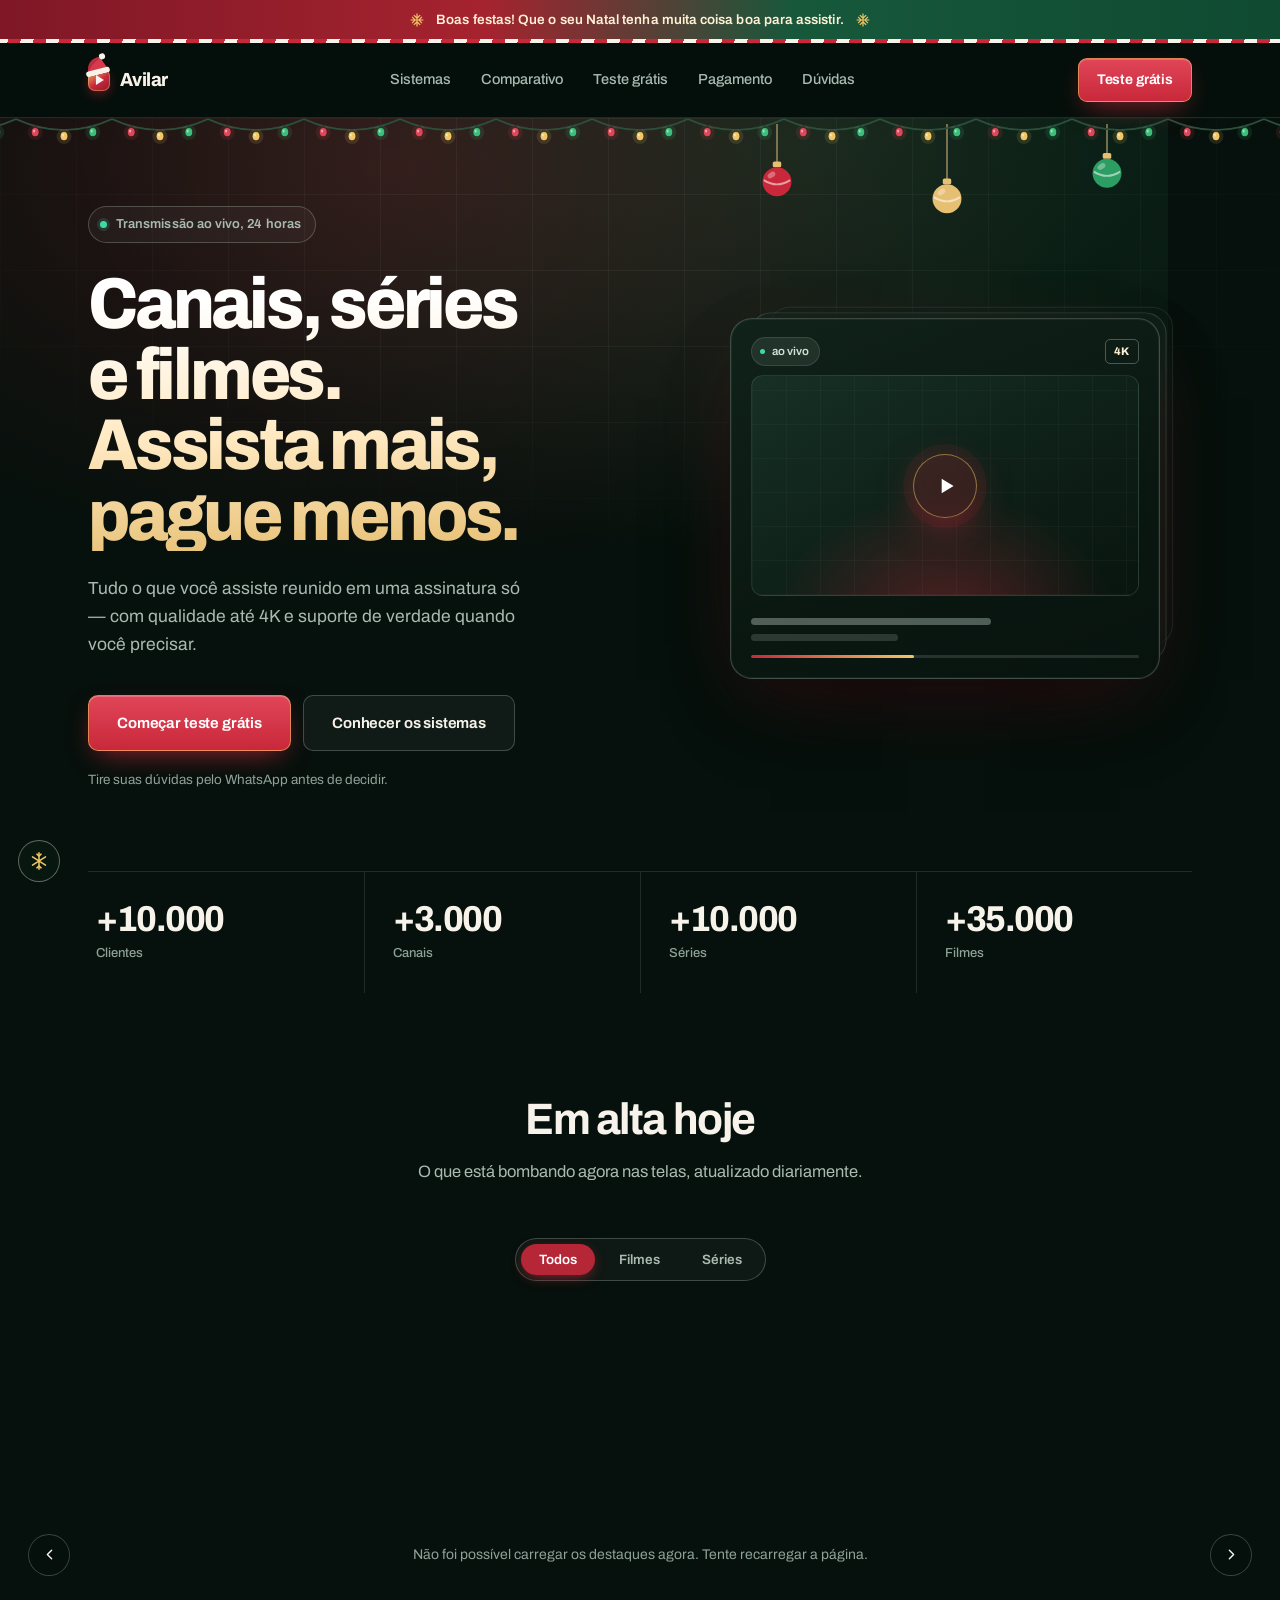
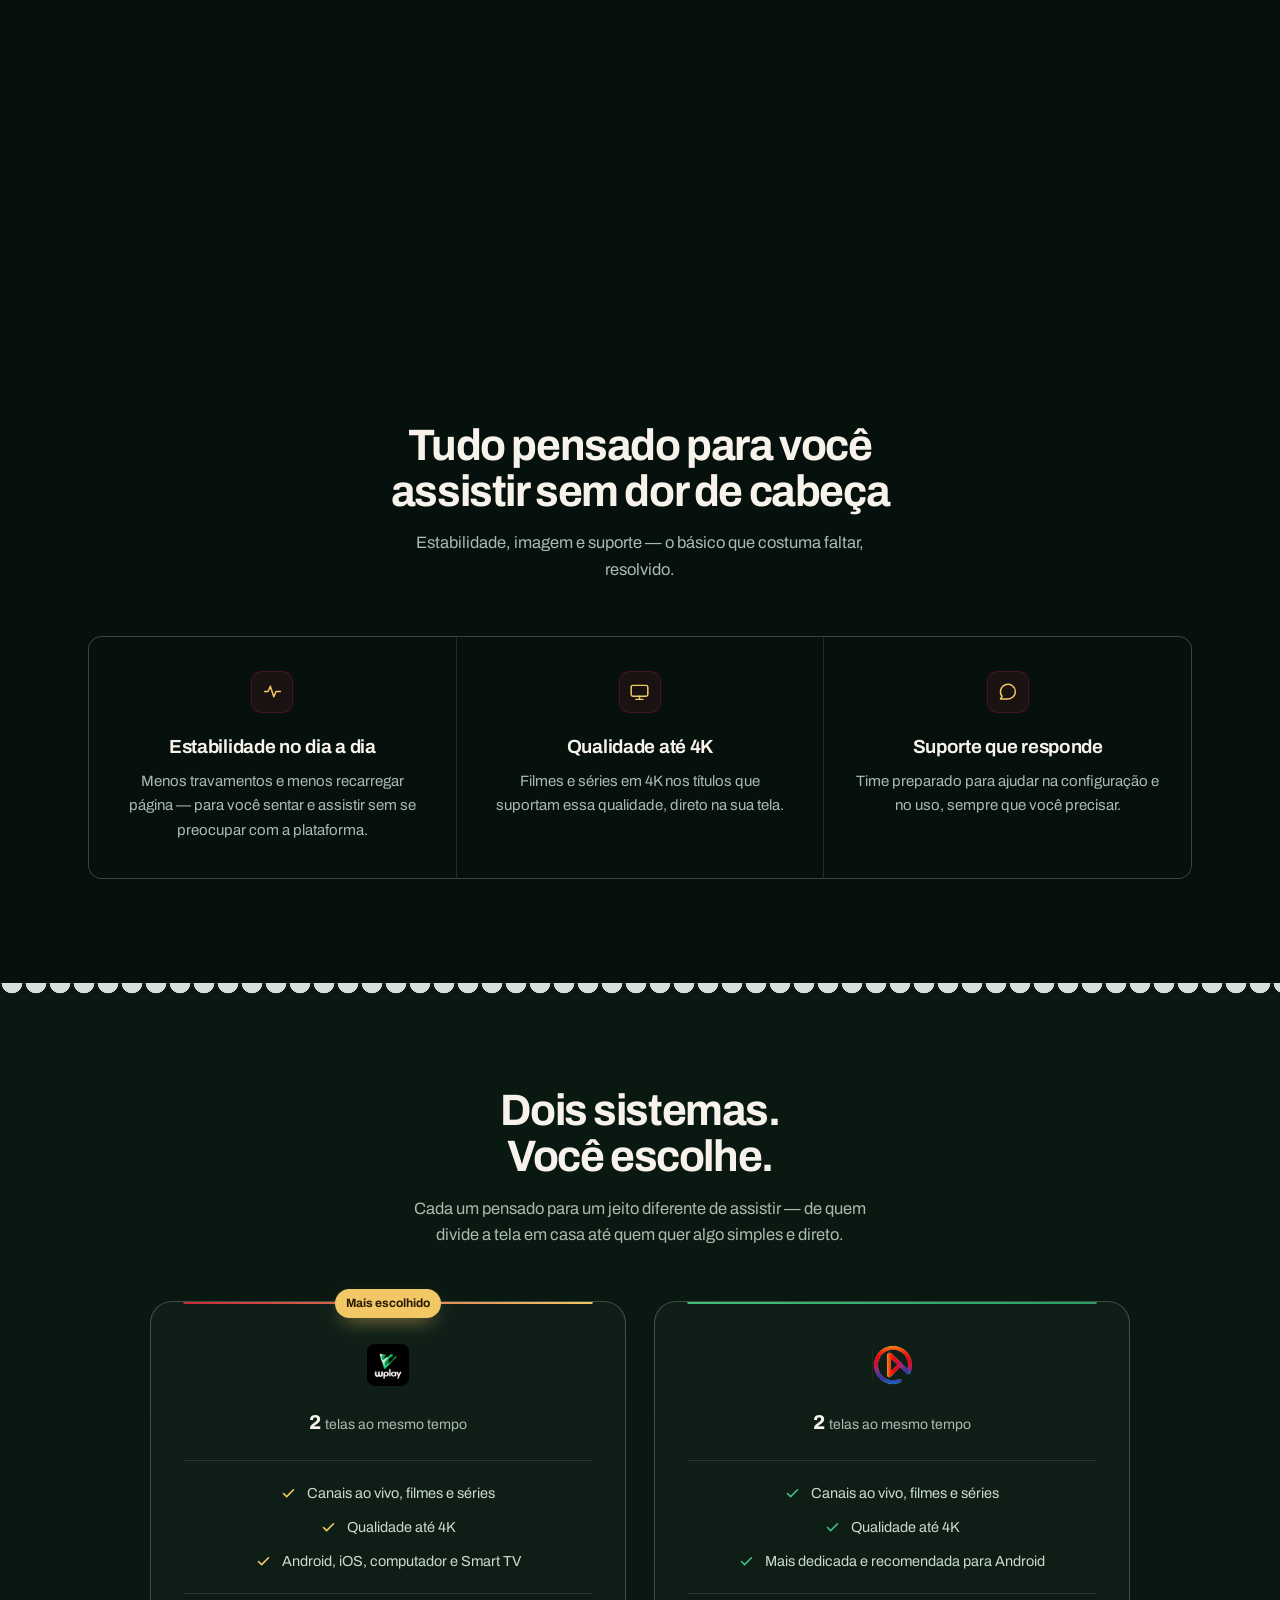
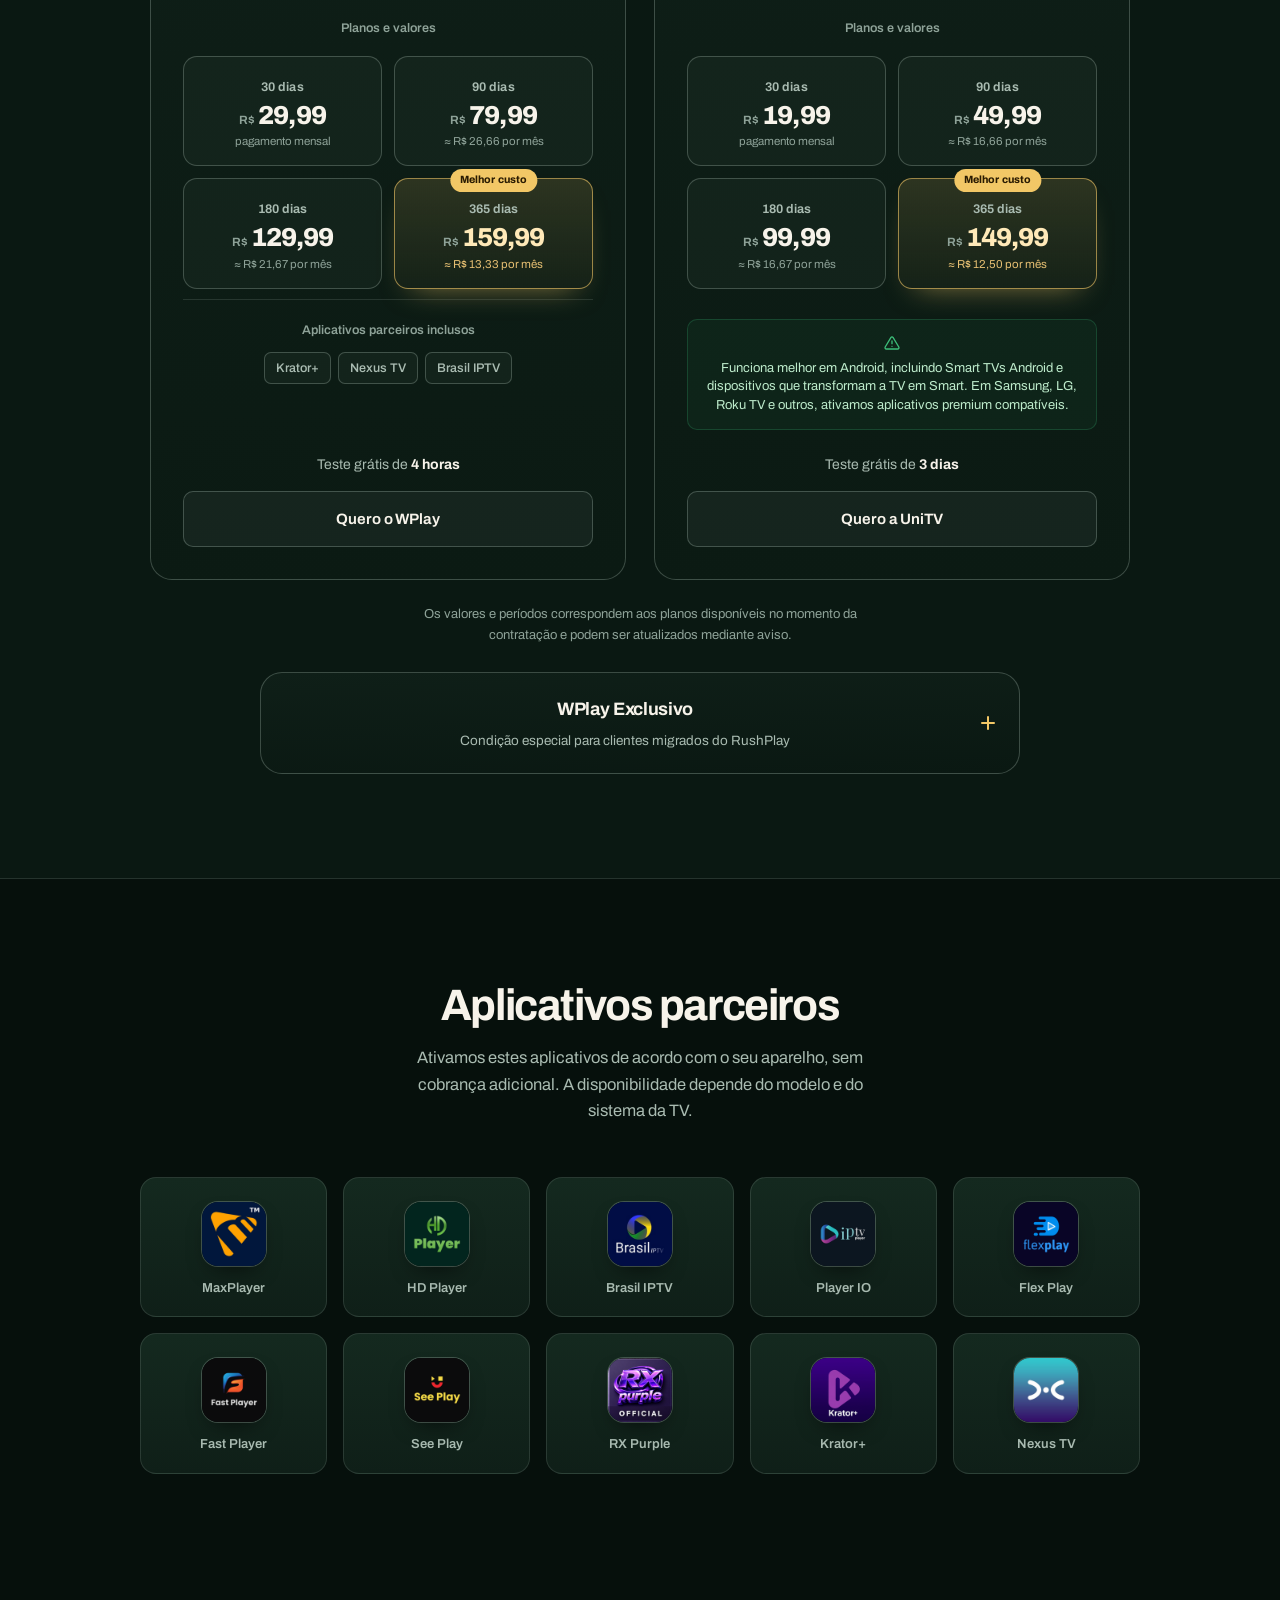
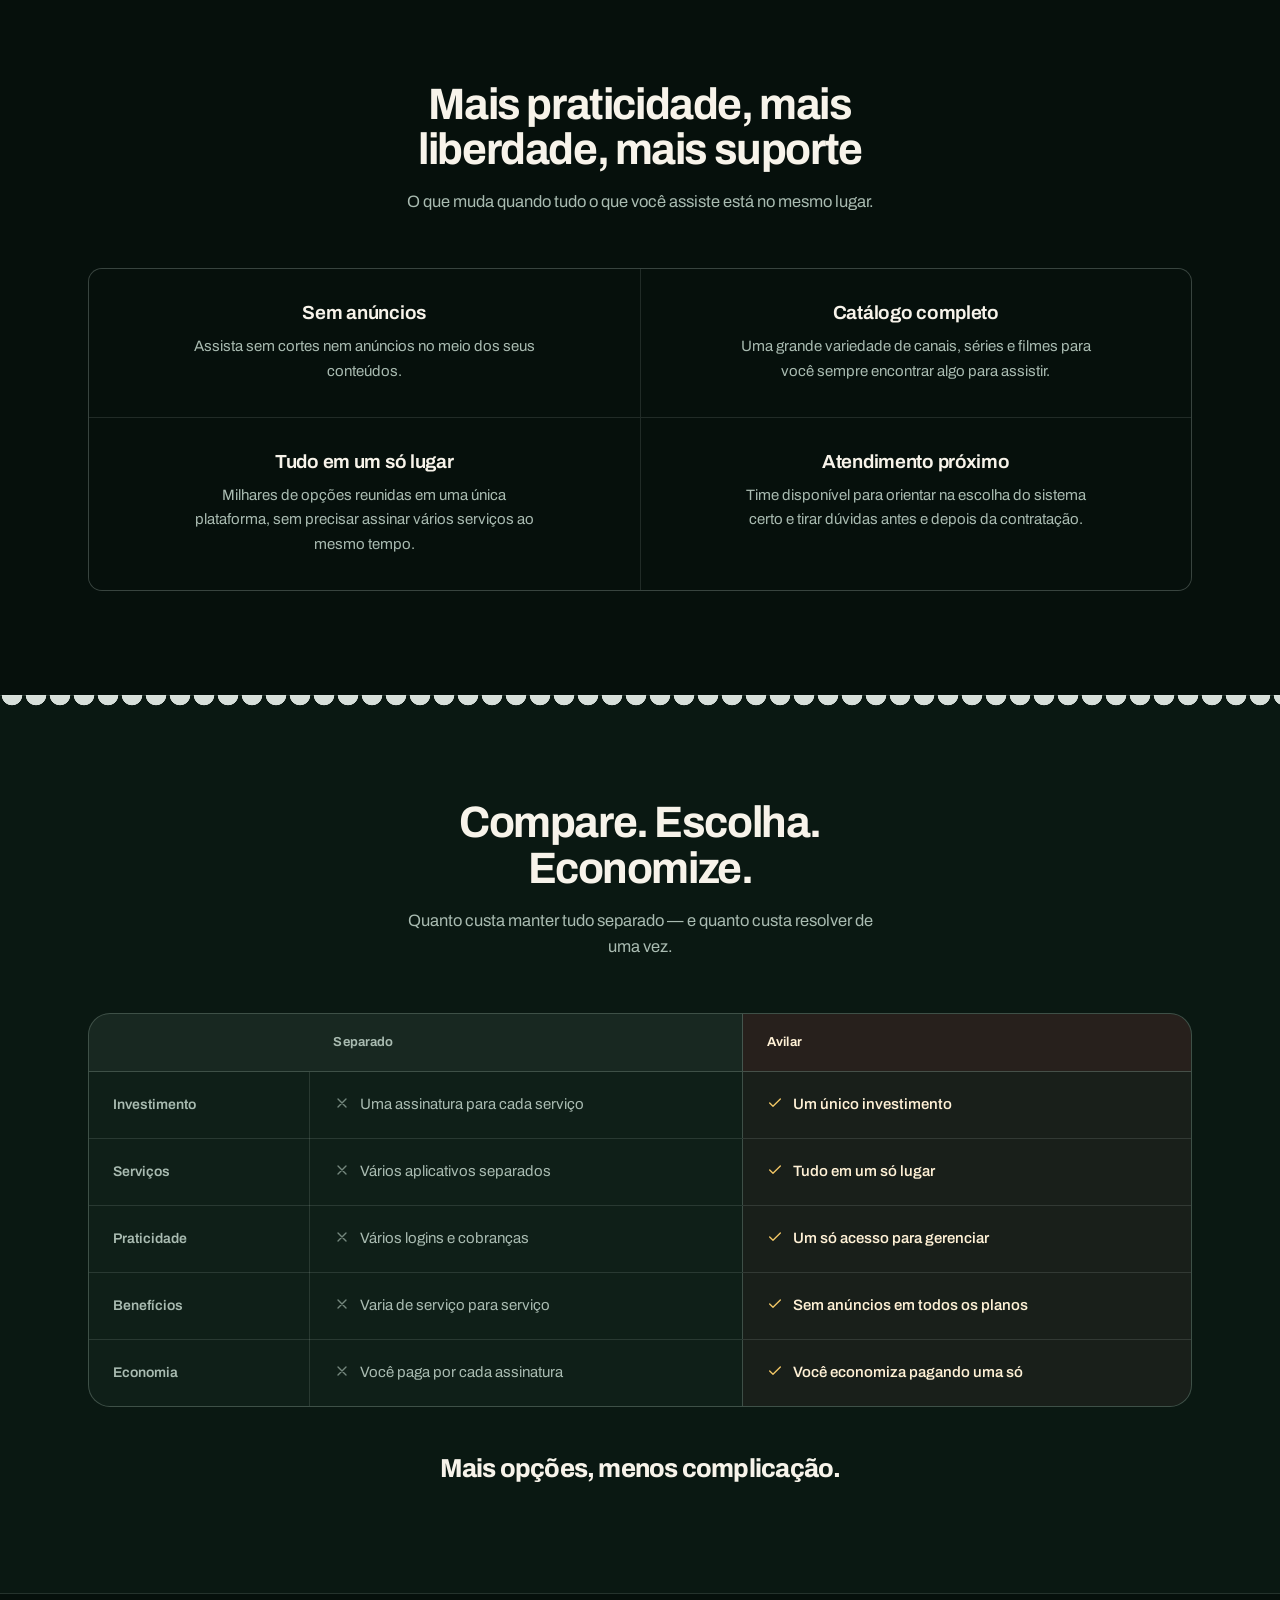
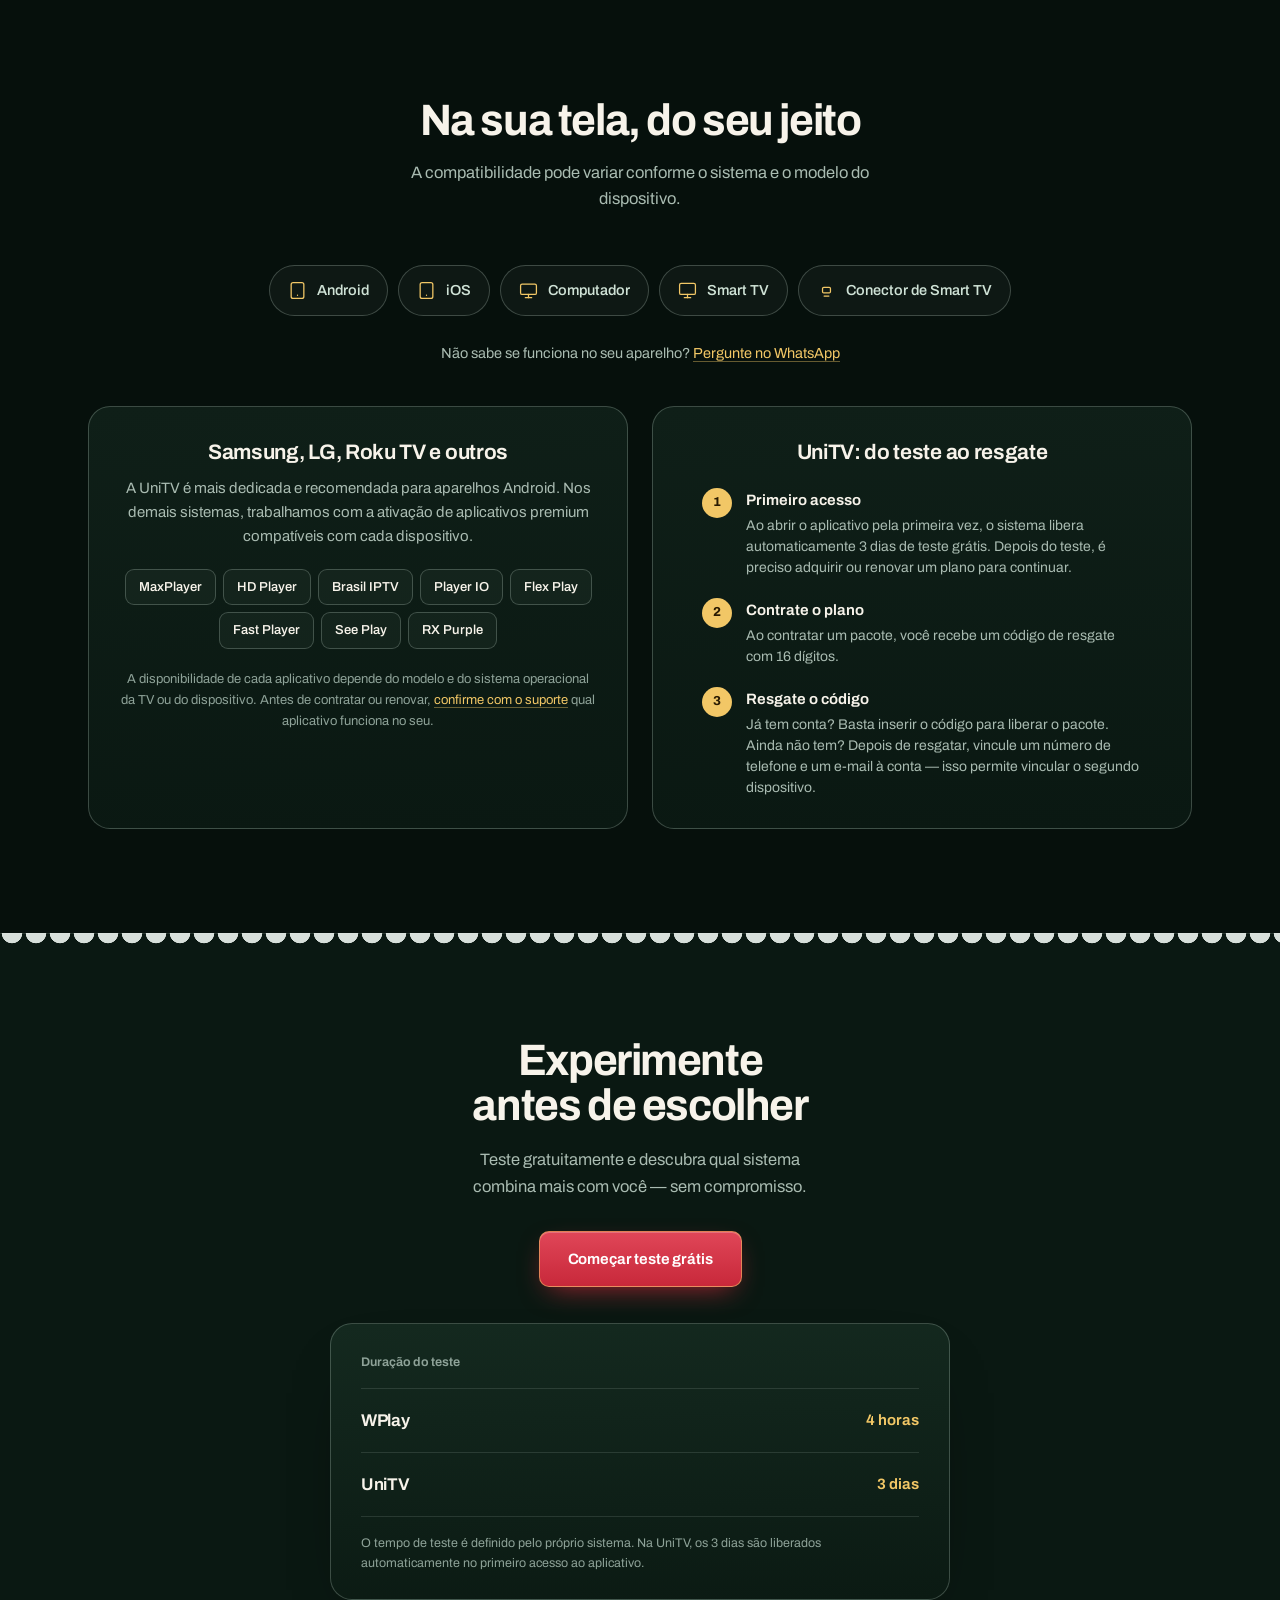
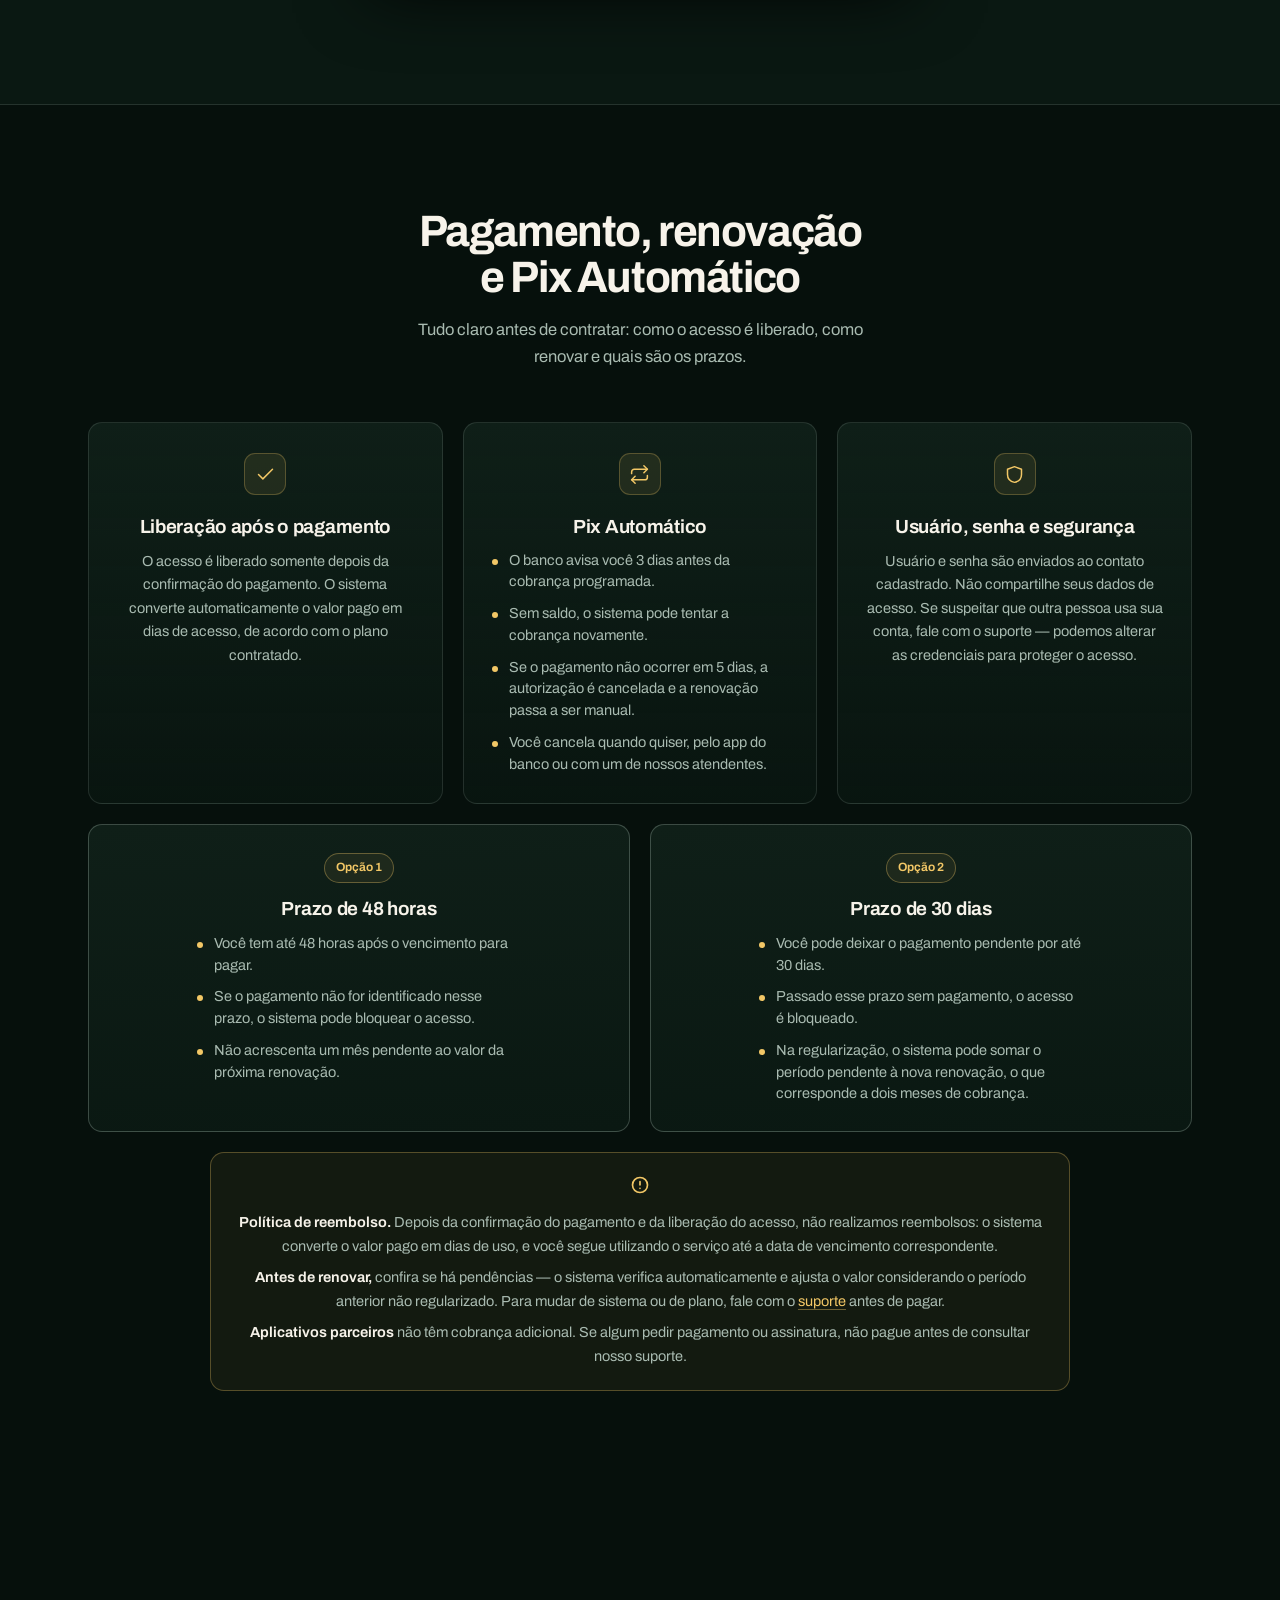
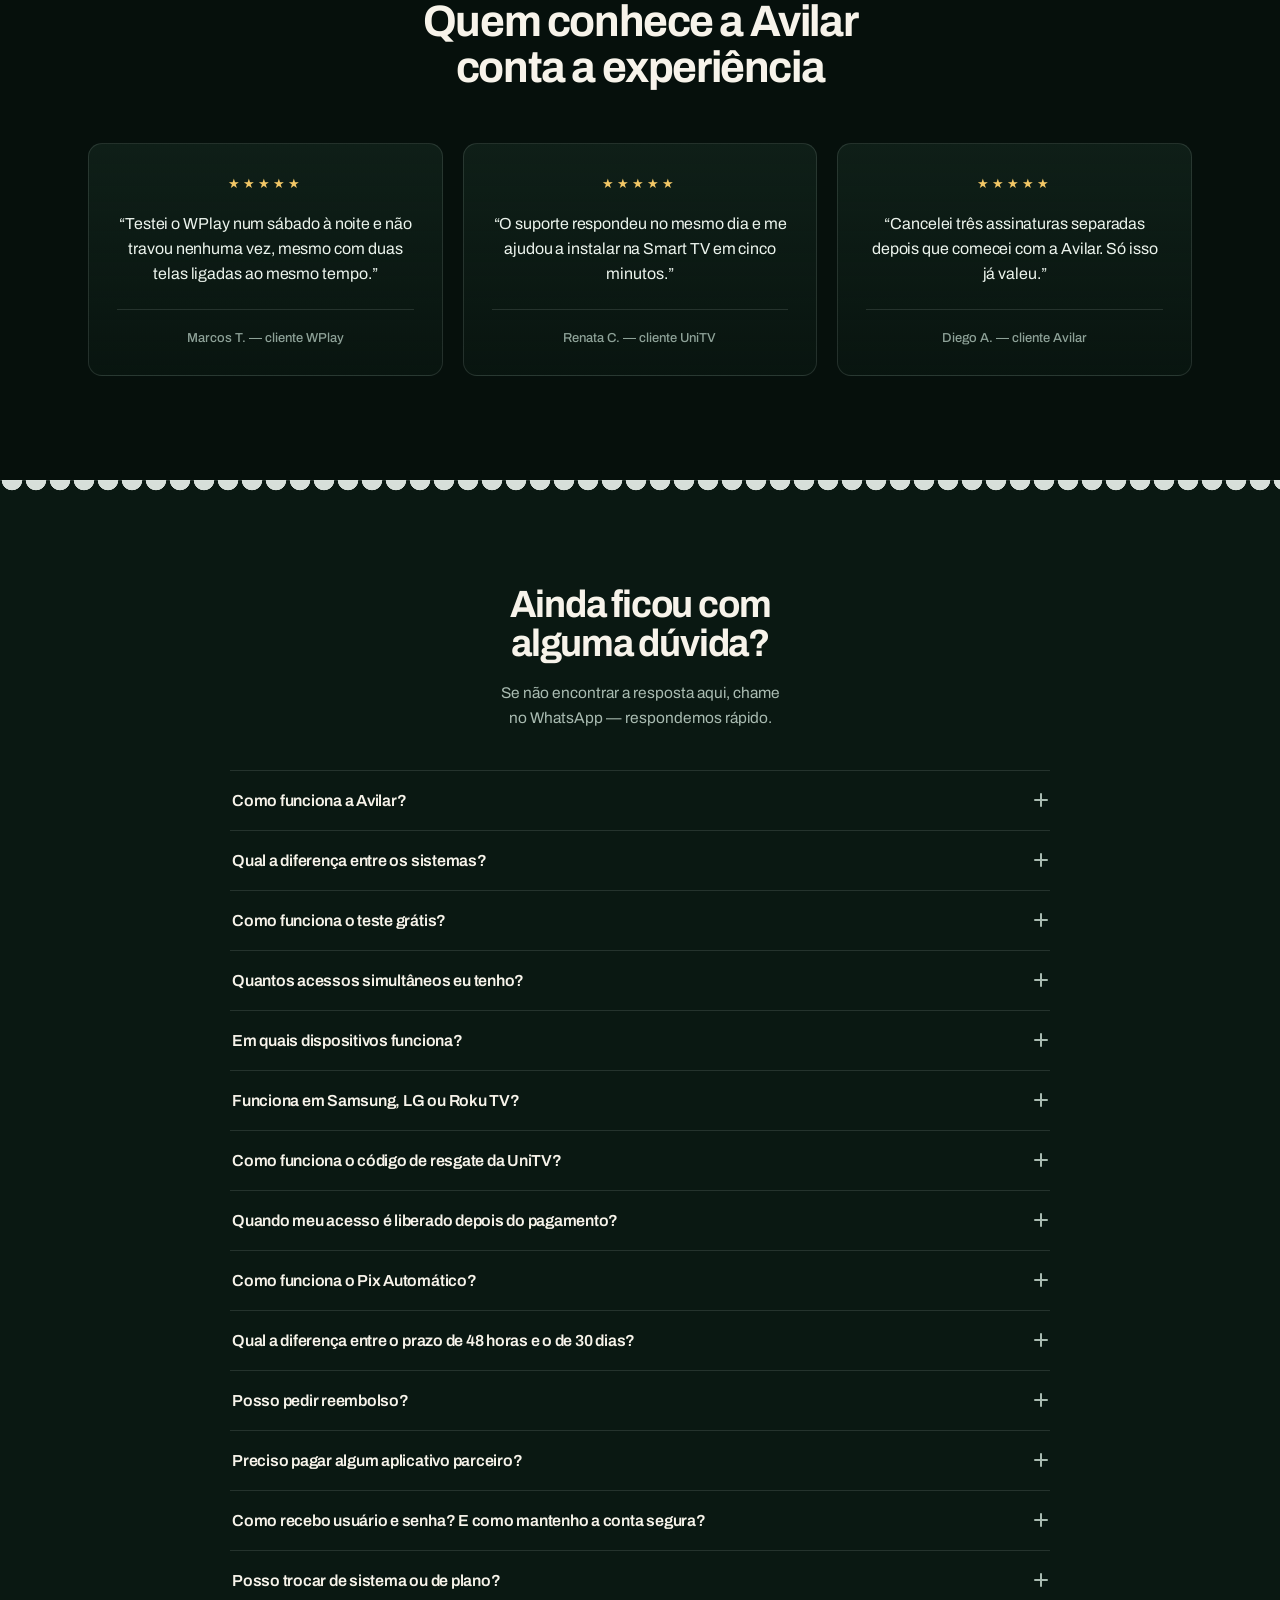
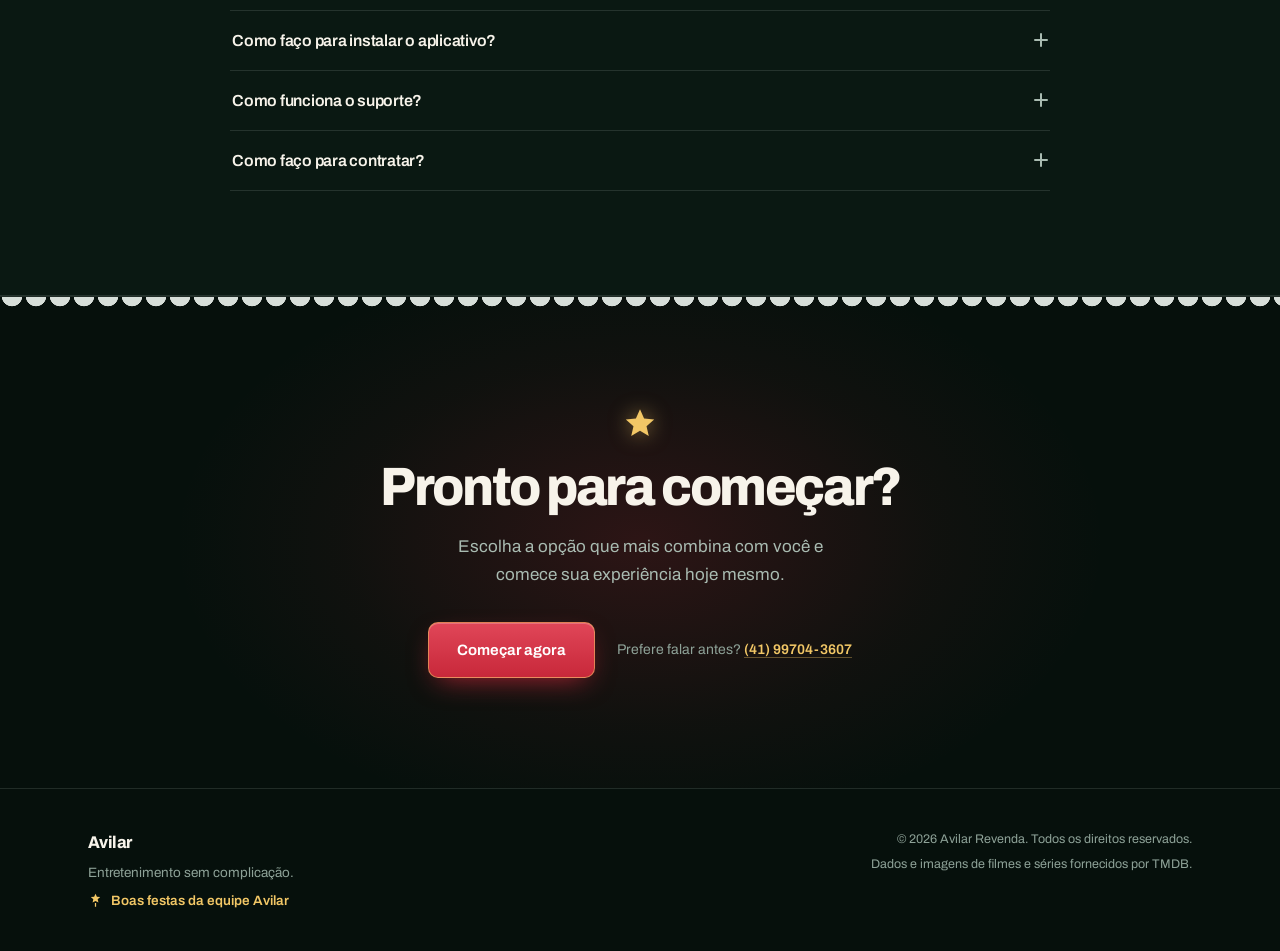
<file: index.html>
<!DOCTYPE html>
<html lang="pt-BR">
<head>
<meta charset="UTF-8">
<meta name="viewport" content="width=device-width, initial-scale=1.0">
<title>Avilar — Canais, séries e filmes em um só lugar</title>
<meta name="description" content="Canais ao vivo, séries e filmes em um só lugar. Escolha o sistema que combina com você e comece com teste grátis.">
<meta name="theme-color" content="#06100C">
<link rel="preconnect" href="https://fonts.googleapis.com">
<link rel="preconnect" href="https://fonts.gstatic.com" crossorigin>
<link href="https://fonts.googleapis.com/css2?family=Archivo:wdth,wght@62..125,400..900&display=swap" rel="stylesheet">
<link rel="stylesheet" href="style.css">
<link rel="stylesheet" href="natal.css"> <!-- natal -->
</head>
<body>

<!-- natal -->
<div class="snow" id="snow" aria-hidden="true"></div>
<div class="natal-bar" role="note">
  <svg viewBox="0 0 24 24" aria-hidden="true"><path d="M11 1h2v5.6l3.7-3.7 1.4 1.4L13 9.4V11h1.6l5.1-5.1 1.4 1.4-3.7 3.7H23v2h-5.6l3.7 3.7-1.4 1.4L14.6 13H13v1.6l5.1 5.1-1.4 1.4-3.7-3.7V23h-2v-5.6l-3.7 3.7-1.4-1.4L11 14.6V13H9.4l-5.1 5.1-1.4-1.4L6.6 13H1v-2h5.6L2.9 7.3l1.4-1.4L9.4 11H11V9.4L5.9 4.3l1.4-1.4L11 6.6z"/></svg>
  <span>Boas festas! Que o seu Natal tenha muita coisa boa para assistir.</span>
  <svg viewBox="0 0 24 24" aria-hidden="true"><path d="M11 1h2v5.6l3.7-3.7 1.4 1.4L13 9.4V11h1.6l5.1-5.1 1.4 1.4-3.7 3.7H23v2h-5.6l3.7 3.7-1.4 1.4L14.6 13H13v1.6l5.1 5.1-1.4 1.4-3.7-3.7V23h-2v-5.6l-3.7 3.7-1.4-1.4L11 14.6V13H9.4l-5.1 5.1-1.4-1.4L6.6 13H1v-2h5.6L2.9 7.3l1.4-1.4L9.4 11H11V9.4L5.9 4.3l1.4-1.4L11 6.6z"/></svg>
</div>

<header class="site-header">
  <div class="nav">
    <a class="brand" href="#top">
      <span class="brand-mark" aria-hidden="true"></span>
      <span class="brand-name">Avilar</span>
    </a>

    <nav class="nav-links" aria-label="Navegação principal">
      <a href="#sistemas">Sistemas</a>
      <a href="#comparar">Comparativo</a>
      <a href="#teste">Teste grátis</a>
      <a href="#pagamento">Pagamento</a>
      <a href="#faq">Dúvidas</a>
    </nav>

    <a href="#teste" class="btn btn-primary btn-sm">Teste grátis</a>
  </div>
</header>

<main id="top">

  <!-- HERO -->
  <section class="hero">
  <!-- natal -->
  <span class="orn orn-1" aria-hidden="true"><svg viewBox="0 0 40 94"><line x1="20" y1="0" x2="20" y2="48" stroke="#C9B079" stroke-width="1.3"/><rect x="15" y="44" width="10" height="7" rx="2" fill="#E6BF72"/><circle cx="20" cy="68" r="17" fill="currentColor"/><path d="M4.5 66 Q20 76 35.5 66" stroke="rgba(255,255,255,0.55)" stroke-width="2.2" fill="none"/><ellipse cx="13.5" cy="60" rx="5" ry="3.2" fill="#fff" opacity="0.32" transform="rotate(-32 13.5 60)"/></svg></span>
  <span class="orn orn-2" aria-hidden="true"><svg viewBox="0 0 40 114"><line x1="20" y1="0" x2="20" y2="68" stroke="#C9B079" stroke-width="1.3"/><rect x="15" y="64" width="10" height="7" rx="2" fill="#E6BF72"/><circle cx="20" cy="88" r="17" fill="currentColor"/><path d="M4.5 86 Q20 96 35.5 86" stroke="rgba(255,255,255,0.55)" stroke-width="2.2" fill="none"/><ellipse cx="13.5" cy="80" rx="5" ry="3.2" fill="#fff" opacity="0.32" transform="rotate(-32 13.5 80)"/></svg></span>
  <span class="orn orn-3" aria-hidden="true"><svg viewBox="0 0 40 84"><line x1="20" y1="0" x2="20" y2="38" stroke="#C9B079" stroke-width="1.3"/><rect x="15" y="34" width="10" height="7" rx="2" fill="#E6BF72"/><circle cx="20" cy="58" r="17" fill="currentColor"/><path d="M4.5 56 Q20 66 35.5 56" stroke="rgba(255,255,255,0.55)" stroke-width="2.2" fill="none"/><ellipse cx="13.5" cy="50" rx="5" ry="3.2" fill="#fff" opacity="0.32" transform="rotate(-32 13.5 50)"/></svg></span>
    <div class="hero-grid wrap">
      <div class="hero-copy">
        <p class="live"><span class="live-dot"></span>Transmissão ao vivo, 24 horas</p>

        <h1>Canais, séries e filmes.<br>Assista mais, pague menos.</h1>

        <p class="hero-sub">Tudo o que você assiste reunido em uma assinatura só — com qualidade até 4K e suporte de verdade quando você precisar.</p>

        <div class="hero-cta">
          <a href="https://wa.me/5541997043607?text=Ol%C3%A1!%20Quero%20come%C3%A7ar%20meu%20teste%20gr%C3%A1tis%20na%20Avilar." class="btn btn-primary">Começar teste grátis</a>
          <a href="#sistemas" class="btn btn-line">Conhecer os sistemas</a>
        </div>

        <p class="hero-note">Tire suas dúvidas pelo WhatsApp antes de decidir.</p>
      </div>

      <div class="hero-art" aria-hidden="true">
        <div class="art-stack">
          <div class="art-frame art-back"></div>
          <div class="art-frame art-mid"></div>
          <div class="art-main">
            <div class="art-top">
              <span class="art-live"><span class="art-dot"></span>ao vivo</span>
              <span class="art-tag">4K</span>
            </div>

            <div class="art-stage">
              <span class="art-play">
                <svg viewBox="0 0 24 24" fill="currentColor"><path d="M8 5.2v13.6L19 12z"/></svg>
              </span>
            </div>

            <div class="art-bottom">
              <span class="art-line art-line-lg"></span>
              <span class="art-line art-line-sm"></span>
              <span class="art-progress"><i></i></span>
            </div>
          </div>
        </div>
      </div>
    </div>

    <div class="wrap">
      <div class="statbar">
        <div class="stat-item"><span class="stat-num">+10.000</span><span class="stat-label">Clientes</span></div>
        <div class="stat-item"><span class="stat-num">+3.000</span><span class="stat-label">Canais</span></div>
        <div class="stat-item"><span class="stat-num">+10.000</span><span class="stat-label">Séries</span></div>
        <div class="stat-item"><span class="stat-num">+35.000</span><span class="stat-label">Filmes</span></div>
      </div>
    </div>
  </section>

  <!-- EM ALTA HOJE -->
  <section id="em-alta" class="section">
    <div class="wrap">
      <div class="head head-center">
        <h2>Em alta hoje</h2>
        <p>O que está bombando agora nas telas, atualizado diariamente.</p>
      </div>
    </div>

    <div class="wrap-wide">
      <div class="cf-filters" id="cfFilters">
        <button class="cf-filter is-active" data-filter="all">Todos</button>
        <button class="cf-filter" data-filter="movie">Filmes</button>
        <button class="cf-filter" data-filter="tv">Séries</button>
      </div>

      <div class="coverflow">
        <div class="cf-row">
          <button class="cf-arrow cf-prev" id="cfPrev" aria-label="Anterior">
            <svg viewBox="0 0 24 24" fill="none" stroke-width="2"><path d="M15 18l-6-6 6-6"/></svg>
          </button>
          <div class="cf-stage" id="cfStage">
            <div class="cf-loading" id="cfLoading">Carregando os destaques de hoje…</div>
          </div>
          <button class="cf-arrow cf-next" id="cfNext" aria-label="Próximo">
            <svg viewBox="0 0 24 24" fill="none" stroke-width="2"><path d="M9 18l6-6-6-6"/></svg>
          </button>
        </div>
        <div class="cf-dots" id="cfDots"></div>
      </div>
    </div>
  </section>

  <!-- DESTAQUES -->
  <section class="section">
    <div class="wrap">
      <div class="head head-split">
        <h2>Tudo pensado para você assistir sem dor de cabeça</h2>
        <p>Estabilidade, imagem e suporte — o básico que costuma faltar, resolvido.</p>
      </div>

      <div class="pillars stagger">
        <article class="pillar">
          <span class="pillar-icon">
            <svg viewBox="0 0 24 24" fill="none" stroke="currentColor" stroke-width="1.7"><path d="M3 12h4l2.5-6 4 12 2.5-6h5"/></svg>
          </span>
          <h3>Estabilidade no dia a dia</h3>
          <p>Menos travamentos e menos recarregar página — para você sentar e assistir sem se preocupar com a plataforma.</p>
        </article>

        <article class="pillar">
          <span class="pillar-icon">
            <svg viewBox="0 0 24 24" fill="none" stroke="currentColor" stroke-width="1.7"><rect x="2.5" y="5" width="19" height="12.5" rx="2"/><path d="M8 21h8M12 17.5V21"/></svg>
          </span>
          <h3>Qualidade até 4K</h3>
          <p>Filmes e séries em 4K nos títulos que suportam essa qualidade, direto na sua tela.</p>
        </article>

        <article class="pillar">
          <span class="pillar-icon">
            <svg viewBox="0 0 24 24" fill="none" stroke="currentColor" stroke-width="1.7"><path d="M21 12a8.5 8.5 0 0 1-8.5 8.5H4l1.8-3A8.5 8.5 0 1 1 21 12z"/></svg>
          </span>
          <h3>Suporte que responde</h3>
          <p>Time preparado para ajudar na configuração e no uso, sempre que você precisar.</p>
        </article>
      </div>
    </div>
  </section>

  <!-- SISTEMAS -->
  <section class="section band" id="sistemas">
    <div class="wrap">
      <div class="head head-split">
        <h2>Dois sistemas.<br>Você escolhe.</h2>
        <p>Cada um pensado para um jeito diferente de assistir — de quem divide a tela em casa até quem quer algo simples e direto.</p>
      </div>

      <div class="systems stagger">

        <article class="system system-wplay">
          <span class="system-badge">Mais escolhido</span>
          <div class="system-top">
            <div class="brand-logo">
              <img src="images/wplay.jpeg" alt="WPlay"
                   onerror="this.parentElement.classList.add('no-logo'); this.remove();">
              <span class="brand-word">WPlay</span>
            </div>
          </div>

          <p class="system-access"><strong>2</strong> telas ao mesmo tempo</p>

          <ul class="system-features">
            <li><svg viewBox="0 0 24 24" fill="none" stroke-width="2.6"><path d="M20 6L9 17l-5-5"/></svg>Canais ao vivo, filmes e séries</li>
            <li><svg viewBox="0 0 24 24" fill="none" stroke-width="2.6"><path d="M20 6L9 17l-5-5"/></svg>Qualidade até 4K</li>
            <li><svg viewBox="0 0 24 24" fill="none" stroke-width="2.6"><path d="M20 6L9 17l-5-5"/></svg>Android, iOS, computador e Smart TV</li>
          </ul>

          <div class="plans">
            <span class="block-label">Planos e valores</span>
            <ul class="plan-list">
              <li class="plan-tile"><span class="plan-days">30 dias</span><span class="plan-price"><small>R$</small>29,99</span><span class="plan-per">pagamento mensal</span></li>
              <li class="plan-tile"><span class="plan-days">90 dias</span><span class="plan-price"><small>R$</small>79,99</span><span class="plan-per">≈ R$ 26,66 por mês</span></li>
              <li class="plan-tile"><span class="plan-days">180 dias</span><span class="plan-price"><small>R$</small>129,99</span><span class="plan-per">≈ R$ 21,67 por mês</span></li>
              <li class="plan-tile is-best"><span class="plan-tag">Melhor custo</span><span class="plan-days">365 dias</span><span class="plan-price"><small>R$</small>159,99</span><span class="plan-per">≈ R$ 13,33 por mês</span></li>
            </ul>
          </div>

          <div class="system-block">
            <span class="block-label">Aplicativos parceiros inclusos</span>
            <div class="chips">
              <span>Krator+</span><span>Nexus TV</span><span>Brasil IPTV</span>
            </div>
          </div>

          <div class="system-foot">
            <p class="trial-line">Teste grátis de <strong>4 horas</strong></p>
            <a href="https://wa.me/5541997043607?text=Ol%C3%A1!%20Quero%20saber%20mais%20sobre%20o%20WPlay." class="btn btn-line btn-block">Quero o WPlay</a>
          </div>
        </article>

        <article class="system system-unitv">
          <div class="system-top">
            <div class="brand-logo">
              <img src="images/unitv.png" alt="UniTV"
                   onerror="this.parentElement.classList.add('no-logo'); this.remove();">
              <span class="brand-word">UniTV</span>
            </div>
          </div>

          <p class="system-access"><strong>2</strong> telas ao mesmo tempo</p>

          <ul class="system-features">
            <li><svg viewBox="0 0 24 24" fill="none" stroke-width="2.6"><path d="M20 6L9 17l-5-5"/></svg>Canais ao vivo, filmes e séries</li>
            <li><svg viewBox="0 0 24 24" fill="none" stroke-width="2.6"><path d="M20 6L9 17l-5-5"/></svg>Qualidade até 4K</li>
            <li><svg viewBox="0 0 24 24" fill="none" stroke-width="2.6"><path d="M20 6L9 17l-5-5"/></svg>Mais dedicada e recomendada para Android</li>
          </ul>

          <div class="plans">
            <span class="block-label">Planos e valores</span>
            <ul class="plan-list">
              <li class="plan-tile"><span class="plan-days">30 dias</span><span class="plan-price"><small>R$</small>19,99</span><span class="plan-per">pagamento mensal</span></li>
              <li class="plan-tile"><span class="plan-days">90 dias</span><span class="plan-price"><small>R$</small>49,99</span><span class="plan-per">≈ R$ 16,66 por mês</span></li>
              <li class="plan-tile"><span class="plan-days">180 dias</span><span class="plan-price"><small>R$</small>99,99</span><span class="plan-per">≈ R$ 16,67 por mês</span></li>
              <li class="plan-tile is-best"><span class="plan-tag">Melhor custo</span><span class="plan-days">365 dias</span><span class="plan-price"><small>R$</small>149,99</span><span class="plan-per">≈ R$ 12,50 por mês</span></li>
            </ul>
          </div>

          <div class="system-note">
            <svg viewBox="0 0 24 24" fill="none" stroke-width="2"><path d="M12 9v4M12 17h.01M10.29 3.86L1.82 18a2 2 0 001.71 3h16.94a2 2 0 001.71-3L13.71 3.86a2 2 0 00-3.42 0z"/></svg>
            <span>Funciona melhor em Android, incluindo Smart TVs Android e dispositivos que transformam a TV em Smart. Em Samsung, LG, Roku TV e outros, ativamos aplicativos premium compatíveis.</span>
          </div>

          <div class="system-foot">
            <p class="trial-line">Teste grátis de <strong>3 dias</strong></p>
            <a href="https://wa.me/5541997043607?text=Ol%C3%A1!%20Quero%20saber%20mais%20sobre%20a%20UniTV." class="btn btn-line btn-block">Quero a UniTV</a>
          </div>
        </article>

      </div>

      <p class="plans-foot">Os valores e períodos correspondem aos planos disponíveis no momento da contratação e podem ser atualizados mediante aviso.</p>

      <div class="exclusive">
        <button class="exclusive-toggle" type="button" aria-expanded="false" aria-controls="exclusivoBody">
          <span class="exclusive-title">WPlay Exclusivo</span>
          <span class="exclusive-sub">Condição especial para clientes migrados do RushPlay</span>
          <span class="plus" aria-hidden="true"></span>
        </button>
        <div class="exclusive-body" id="exclusivoBody">
          <div class="exclusive-inner">
            <ul class="plan-list">
              <li class="plan-tile"><span class="plan-days">30 dias</span><span class="plan-price"><small>R$</small>19,99</span></li>
              <li class="plan-tile"><span class="plan-days">90 dias</span><span class="plan-price"><small>R$</small>54,99</span></li>
              <li class="plan-tile"><span class="plan-days">180 dias</span><span class="plan-price"><small>R$</small>109,99</span></li>
              <li class="plan-tile"><span class="plan-days">365 dias</span><span class="plan-price"><small>R$</small>189,99</span></li>
            </ul>
            <p class="exclusive-note">2 acessos. Estes valores são destinados exclusivamente aos clientes que foram migrados do RushPlay para o WPlay e não estão disponíveis para novas contratações. O RushPlay não faz mais parte dos sistemas comercializados pela Avilar.</p>
          </div>
        </div>
      </div>
    </div>
  </section>

  <!-- APLICATIVOS PARCEIROS -->
  <section class="section" id="parceiros">
    <div class="wrap">
      <div class="head head-split">
        <h2>Aplicativos parceiros</h2>
        <p>Ativamos estes aplicativos de acordo com o seu aparelho, sem cobrança adicional. A disponibilidade depende do modelo e do sistema da TV.</p>
      </div>

      <div class="partner-strip stagger">
        <div class="partner-chip" style="--i:0">
          <span class="p-logo">
            <img src="images/partners/max-player.png" alt="MaxPlayer" loading="lazy" onerror="this.remove();">
            <span class="p-mark" aria-hidden="true">MP</span>
          </span>
          <span class="p-name">MaxPlayer</span>
        </div>
        <div class="partner-chip" style="--i:1">
          <span class="p-logo">
            <img src="images/partners/hd-player.png" alt="HD Player" loading="lazy" onerror="this.remove();">
            <span class="p-mark" aria-hidden="true">H</span>
          </span>
          <span class="p-name">HD Player</span>
        </div>
        <div class="partner-chip" style="--i:2">
          <span class="p-logo">
            <img src="images/partners/brasil-iptv.png" alt="Brasil IPTV" loading="lazy" onerror="this.remove();">
            <span class="p-mark" aria-hidden="true">B</span>
          </span>
          <span class="p-name">Brasil IPTV</span>
        </div>
        <div class="partner-chip" style="--i:3">
          <span class="p-logo">
            <img src="images/partners/player-io.png" alt="Player IO" loading="lazy" onerror="this.remove();">
            <span class="p-mark" aria-hidden="true">IO</span>
          </span>
          <span class="p-name">Player IO</span>
        </div>
        <div class="partner-chip" style="--i:4">
          <span class="p-logo">
            <img src="images/partners/flex-play.png" alt="Flex Play" loading="lazy" onerror="this.remove();">
            <span class="p-mark" aria-hidden="true">F</span>
          </span>
          <span class="p-name">Flex Play</span>
        </div>
        <div class="partner-chip" style="--i:5">
          <span class="p-logo">
            <img src="images/partners/fast-player.png" alt="Fast Player" loading="lazy" onerror="this.remove();">
            <span class="p-mark" aria-hidden="true">F</span>
          </span>
          <span class="p-name">Fast Player</span>
        </div>
        <div class="partner-chip" style="--i:6">
          <span class="p-logo">
            <img src="images/partners/see-play.png" alt="See Play" loading="lazy" onerror="this.remove();">
            <span class="p-mark" aria-hidden="true">S</span>
          </span>
          <span class="p-name">See Play</span>
        </div>
        <div class="partner-chip" style="--i:7">
          <span class="p-logo">
            <img src="images/partners/rx-purple.png" alt="RX Purple" loading="lazy" onerror="this.remove();">
            <span class="p-mark" aria-hidden="true">RX</span>
          </span>
          <span class="p-name">RX Purple</span>
        </div>
        <div class="partner-chip" style="--i:8">
          <span class="p-logo">
            <img src="images/partners/krator.png" alt="Krator+" loading="lazy" onerror="this.remove();">
            <span class="p-mark" aria-hidden="true">K</span>
          </span>
          <span class="p-name">Krator+</span>
        </div>
        <div class="partner-chip" style="--i:9">
          <span class="p-logo">
            <img src="images/partners/nexus.png" alt="Nexus TV" loading="lazy" onerror="this.remove();">
            <span class="p-mark" aria-hidden="true">N</span>
          </span>
          <span class="p-name">Nexus TV</span>
        </div>
      </div>
    </div>
  </section>

  <!-- DIFERENCIAIS -->
  <section class="section">
    <div class="wrap">
      <div class="head head-split">
        <h2>Mais praticidade, mais liberdade, mais suporte</h2>
        <p>O que muda quando tudo o que você assiste está no mesmo lugar.</p>
      </div>

      <div class="diff-grid stagger">
        <div class="diff-item">
          <h3>Sem anúncios</h3>
          <p>Assista sem cortes nem anúncios no meio dos seus conteúdos.</p>
        </div>
        <div class="diff-item">
          <h3>Catálogo completo</h3>
          <p>Uma grande variedade de canais, séries e filmes para você sempre encontrar algo para assistir.</p>
        </div>
        <div class="diff-item">
          <h3>Tudo em um só lugar</h3>
          <p>Milhares de opções reunidas em uma única plataforma, sem precisar assinar vários serviços ao mesmo tempo.</p>
        </div>
        <div class="diff-item">
          <h3>Atendimento próximo</h3>
          <p>Time disponível para orientar na escolha do sistema certo e tirar dúvidas antes e depois da contratação.</p>
        </div>
      </div>
    </div>
  </section>

  <!-- COMPARATIVO -->
  <section class="section band" id="comparar">
    <div class="wrap">
      <div class="head head-split">
        <h2>Compare. Escolha. Economize.</h2>
        <p>Quanto custa manter tudo separado — e quanto custa resolver de uma vez.</p>
      </div>

      <div class="table-wrap">
        <table class="compare-table">
          <thead>
            <tr>
              <th scope="col"></th>
              <th scope="col">Separado</th>
              <th scope="col" class="col-us">Avilar</th>
            </tr>
          </thead>
          <tbody>
            <tr>
              <th scope="row">Investimento</th>
              <td class="no"><span class="ic"><svg viewBox="0 0 24 24" fill="none" stroke-width="2"><path d="M18 6L6 18M6 6l12 12"/></svg>Uma assinatura para cada serviço</span></td>
              <td class="yes"><span class="ic"><svg viewBox="0 0 24 24" fill="none" stroke-width="2"><path d="M20 6L9 17l-5-5"/></svg>Um único investimento</span></td>
            </tr>
            <tr>
              <th scope="row">Serviços</th>
              <td class="no"><span class="ic"><svg viewBox="0 0 24 24" fill="none" stroke-width="2"><path d="M18 6L6 18M6 6l12 12"/></svg>Vários aplicativos separados</span></td>
              <td class="yes"><span class="ic"><svg viewBox="0 0 24 24" fill="none" stroke-width="2"><path d="M20 6L9 17l-5-5"/></svg>Tudo em um só lugar</span></td>
            </tr>
            <tr>
              <th scope="row">Praticidade</th>
              <td class="no"><span class="ic"><svg viewBox="0 0 24 24" fill="none" stroke-width="2"><path d="M18 6L6 18M6 6l12 12"/></svg>Vários logins e cobranças</span></td>
              <td class="yes"><span class="ic"><svg viewBox="0 0 24 24" fill="none" stroke-width="2"><path d="M20 6L9 17l-5-5"/></svg>Um só acesso para gerenciar</span></td>
            </tr>
            <tr>
              <th scope="row">Benefícios</th>
              <td class="no"><span class="ic"><svg viewBox="0 0 24 24" fill="none" stroke-width="2"><path d="M18 6L6 18M6 6l12 12"/></svg>Varia de serviço para serviço</span></td>
              <td class="yes"><span class="ic"><svg viewBox="0 0 24 24" fill="none" stroke-width="2"><path d="M20 6L9 17l-5-5"/></svg>Sem anúncios em todos os planos</span></td>
            </tr>
            <tr>
              <th scope="row">Economia</th>
              <td class="no"><span class="ic"><svg viewBox="0 0 24 24" fill="none" stroke-width="2"><path d="M18 6L6 18M6 6l12 12"/></svg>Você paga por cada assinatura</span></td>
              <td class="yes"><span class="ic"><svg viewBox="0 0 24 24" fill="none" stroke-width="2"><path d="M20 6L9 17l-5-5"/></svg>Você economiza pagando uma só</span></td>
            </tr>
          </tbody>
        </table>
      </div>

      <p class="compare-highlight">Mais opções, menos complicação.</p>
    </div>
  </section>

  <!-- DISPOSITIVOS -->
  <section class="section">
    <div class="wrap">
      <div class="head head-split">
        <h2>Na sua tela, do seu jeito</h2>
        <p>A compatibilidade pode variar conforme o sistema e o modelo do dispositivo.</p>
      </div>

      <div class="apps stagger">
        <div class="app-item">
          <svg viewBox="0 0 24 24" fill="none" stroke-width="1.6"><rect x="4" y="2" width="16" height="20" rx="2.5"/><line x1="12" y1="18" x2="12.01" y2="18"/></svg>
          <span>Android</span>
        </div>
        <div class="app-item">
          <svg viewBox="0 0 24 24" fill="none" stroke-width="1.6"><rect x="4" y="2" width="16" height="20" rx="2.5"/><line x1="12" y1="18" x2="12.01" y2="18"/></svg>
          <span>iOS</span>
        </div>
        <div class="app-item">
          <svg viewBox="0 0 24 24" fill="none" stroke-width="1.6"><rect x="2" y="4" width="20" height="13" rx="2"/><line x1="8" y1="21" x2="16" y2="21"/><line x1="12" y1="17" x2="12" y2="21"/></svg>
          <span>Computador</span>
        </div>
        <div class="app-item">
          <svg viewBox="0 0 24 24" fill="none" stroke-width="1.6"><rect x="2" y="3" width="20" height="14" rx="2"/><line x1="8" y1="21" x2="16" y2="21"/><line x1="12" y1="17" x2="12" y2="21"/></svg>
          <span>Smart TV</span>
        </div>
        <div class="app-item">
          <svg viewBox="0 0 24 24" fill="none" stroke-width="1.6"><rect x="7" y="8" width="10" height="7" rx="1.5"/><line x1="9" y1="19" x2="15" y2="19"/></svg>
          <span>Conector de Smart TV</span>
        </div>
      </div>

      <p class="apps-note">Não sabe se funciona no seu aparelho? <a href="https://wa.me/5541997043607?text=Ol%C3%A1!%20Meu%20dispositivo%20%C3%A9%20compat%C3%ADvel%3F">Pergunte no WhatsApp</a></p>

      <div class="panel-grid">
        <article class="panel reveal">
          <h3>Samsung, LG, Roku TV e outros</h3>
          <p>A UniTV é mais dedicada e recomendada para aparelhos Android. Nos demais sistemas, trabalhamos com a ativação de aplicativos premium compatíveis com cada dispositivo.</p>
          <div class="chips chips-lg"><span>MaxPlayer</span><span>HD Player</span><span>Brasil IPTV</span><span>Player IO</span><span>Flex Play</span><span>Fast Player</span><span>See Play</span><span>RX Purple</span></div>
          <p class="panel-note">A disponibilidade de cada aplicativo depende do modelo e do sistema operacional da TV ou do dispositivo. Antes de contratar ou renovar, <a href="https://wa.me/5541997043607?text=Ol%C3%A1!%20Qual%20aplicativo%20%C3%A9%20compat%C3%ADvel%20com%20o%20meu%20aparelho%3F">confirme com o suporte</a> qual aplicativo funciona no seu.</p>
        </article>

        <article class="panel reveal">
          <h3>UniTV: do teste ao resgate</h3>
          <ol class="steps">
            <li>
              <span class="step-n">1</span>
              <div><strong>Primeiro acesso</strong><p>Ao abrir o aplicativo pela primeira vez, o sistema libera automaticamente 3 dias de teste grátis. Depois do teste, é preciso adquirir ou renovar um plano para continuar.</p></div>
            </li>
            <li>
              <span class="step-n">2</span>
              <div><strong>Contrate o plano</strong><p>Ao contratar um pacote, você recebe um código de resgate com 16 dígitos.</p></div>
            </li>
            <li>
              <span class="step-n">3</span>
              <div><strong>Resgate o código</strong><p>Já tem conta? Basta inserir o código para liberar o pacote. Ainda não tem? Depois de resgatar, vincule um número de telefone e um e-mail à conta — isso permite vincular o segundo dispositivo.</p></div>
            </li>
          </ol>
        </article>
      </div>
    </div>
  </section>

  <!-- TESTE GRÁTIS -->
  <section class="section band" id="teste">
    <div class="wrap">
      <div class="trial">
        <div class="trial-copy">
          <h2>Experimente antes de escolher</h2>
          <p>Teste gratuitamente e descubra qual sistema combina mais com você — sem compromisso.</p>
          <a href="https://wa.me/5541997043607?text=Ol%C3%A1!%20Quero%20come%C3%A7ar%20meu%20teste%20gr%C3%A1tis%20na%20Avilar." class="btn btn-primary">Começar teste grátis</a>
        </div>

        <div class="trial-card">
          <span class="trial-card-title">Duração do teste</span>
          <div class="trial-row">
            <span class="trial-name">WPlay</span>
            <span class="trial-dur">4 horas</span>
          </div>
          <div class="trial-row">
            <span class="trial-name">UniTV</span>
            <span class="trial-dur">3 dias</span>
          </div>
          <p class="trial-foot">O tempo de teste é definido pelo próprio sistema. Na UniTV, os 3 dias são liberados automaticamente no primeiro acesso ao aplicativo.</p>
        </div>
      </div>
    </div>
  </section>

  <!-- PAGAMENTO E RENOVAÇÃO -->
  <section class="section" id="pagamento">
    <div class="wrap">
      <div class="head head-split">
        <h2>Pagamento, renovação e Pix Automático</h2>
        <p>Tudo claro antes de contratar: como o acesso é liberado, como renovar e quais são os prazos.</p>
      </div>

      <div class="info-cards stagger">
        <article class="info-card">
          <span class="info-icon"><svg viewBox="0 0 24 24" fill="none" stroke="currentColor" stroke-width="1.7"><path d="M20 6L9 17l-5-5"/></svg></span>
          <h3>Liberação após o pagamento</h3>
          <p>O acesso é liberado somente depois da confirmação do pagamento. O sistema converte automaticamente o valor pago em dias de acesso, de acordo com o plano contratado.</p>
        </article>

        <article class="info-card">
          <span class="info-icon"><svg viewBox="0 0 24 24" fill="none" stroke="currentColor" stroke-width="1.7"><path d="M17 2l4 4-4 4"/><path d="M3 11V9a3 3 0 0 1 3-3h15"/><path d="M7 22l-4-4 4-4"/><path d="M21 13v2a3 3 0 0 1-3 3H3"/></svg></span>
          <h3>Pix Automático</h3>
          <ul class="dot-list">
            <li>O banco avisa você 3 dias antes da cobrança programada.</li>
            <li>Sem saldo, o sistema pode tentar a cobrança novamente.</li>
            <li>Se o pagamento não ocorrer em 5 dias, a autorização é cancelada e a renovação passa a ser manual.</li>
            <li>Você cancela quando quiser, pelo app do banco ou com um de nossos atendentes.</li>
          </ul>
        </article>

        <article class="info-card">
          <span class="info-icon"><svg viewBox="0 0 24 24" fill="none" stroke="currentColor" stroke-width="1.7"><path d="M12 3l8 3v6c0 4.5-3.2 8-8 9-4.8-1-8-4.5-8-9V6z"/></svg></span>
          <h3>Usuário, senha e segurança</h3>
          <p>Usuário e senha são enviados ao contato cadastrado. Não compartilhe seus dados de acesso. Se suspeitar que outra pessoa usa sua conta, fale com o suporte — podemos alterar as credenciais para proteger o acesso.</p>
        </article>
      </div>

      <div class="deadlines stagger">
        <article class="deadline">
          <span class="deadline-tag">Opção 1</span>
          <h3>Prazo de 48 horas</h3>
          <ul class="dot-list">
            <li>Você tem até 48 horas após o vencimento para pagar.</li>
            <li>Se o pagamento não for identificado nesse prazo, o sistema pode bloquear o acesso.</li>
            <li>Não acrescenta um mês pendente ao valor da próxima renovação.</li>
          </ul>
        </article>

        <article class="deadline">
          <span class="deadline-tag">Opção 2</span>
          <h3>Prazo de 30 dias</h3>
          <ul class="dot-list">
            <li>Você pode deixar o pagamento pendente por até 30 dias.</li>
            <li>Passado esse prazo sem pagamento, o acesso é bloqueado.</li>
            <li>Na regularização, o sistema pode somar o período pendente à nova renovação, o que corresponde a dois meses de cobrança.</li>
          </ul>
        </article>
      </div>

      <div class="notice">
        <svg viewBox="0 0 24 24"><circle cx="12" cy="12" r="9"/><path d="M12 8v4M12 16h.01"/></svg>
        <div>
          <p><strong>Política de reembolso.</strong> Depois da confirmação do pagamento e da liberação do acesso, não realizamos reembolsos: o sistema converte o valor pago em dias de uso, e você segue utilizando o serviço até a data de vencimento correspondente.</p>
          <p><strong>Antes de renovar,</strong> confira se há pendências — o sistema verifica automaticamente e ajusta o valor considerando o período anterior não regularizado. Para mudar de sistema ou de plano, fale com o <a href="https://wa.me/5541997043607?text=Ol%C3%A1!%20Quero%20mudar%20de%20sistema%20ou%20plano.">suporte</a> antes de pagar.</p>
          <p><strong>Aplicativos parceiros</strong> não têm cobrança adicional. Se algum pedir pagamento ou assinatura, não pague antes de consultar nosso suporte.</p>
        </div>
      </div>
    </div>
  </section>

  <!-- AVALIAÇÕES -->
  <section class="section">
    <div class="wrap">
      <div class="head head-split">
        <h2>Quem conhece a Avilar conta a experiência</h2>
      </div>

      <div class="reviews stagger">
        <figure class="review">
          <div class="stars" aria-label="5 de 5 estrelas">★★★★★</div>
          <blockquote>“Testei o WPlay num sábado à noite e não travou nenhuma vez, mesmo com duas telas ligadas ao mesmo tempo.”</blockquote>
          <figcaption>Marcos T. — cliente WPlay</figcaption>
        </figure>

        <figure class="review">
          <div class="stars" aria-label="5 de 5 estrelas">★★★★★</div>
          <blockquote>“O suporte respondeu no mesmo dia e me ajudou a instalar na Smart TV em cinco minutos.”</blockquote>
          <figcaption>Renata C. — cliente UniTV</figcaption>
        </figure>

        <figure class="review">
          <div class="stars" aria-label="5 de 5 estrelas">★★★★★</div>
          <blockquote>“Cancelei três assinaturas separadas depois que comecei com a Avilar. Só isso já valeu.”</blockquote>
          <figcaption>Diego A. — cliente Avilar</figcaption>
        </figure>
      </div>
    </div>
  </section>

  <!-- FAQ -->
  <section class="section band" id="faq">
    <div class="wrap">
      <div class="faq-layout">
        <div class="faq-head">
          <h2>Ainda ficou com alguma dúvida?</h2>
          <p>Se não encontrar a resposta aqui, chame no WhatsApp — respondemos rápido.</p>
        </div>

        <div class="faq-list reveal">

          <div class="faq-item">
            <button class="faq-q" aria-expanded="false">Como funciona a Avilar?<span class="plus"></span></button>
            <div class="faq-a"><p>A Avilar dá acesso a sistemas de entretenimento com canais, séries e filmes. Você escolhe o sistema — WPlay ou UniTV — de acordo com o que combina mais com você.</p></div>
          </div>

          <div class="faq-item">
            <button class="faq-q" aria-expanded="false">Qual a diferença entre os sistemas?<span class="plus"></span></button>
            <div class="faq-a"><p>Os dois oferecem 2 acessos simultâneos e qualidade até 4K. A diferença está na duração do teste grátis, nos aplicativos parceiros inclusos no WPlay e nos aparelhos: a UniTV é mais dedicada e recomendada para Android, enquanto o WPlay também atende iOS e computador.</p></div>
          </div>

          <div class="faq-item">
            <button class="faq-q" aria-expanded="false">Como funciona o teste grátis?<span class="plus"></span></button>
            <div class="faq-a"><p>Você testa gratuitamente antes de contratar, dentro do tempo definido para cada sistema: 4 horas no WPlay e 3 dias na UniTV. Na UniTV, os 3 dias são liberados automaticamente no primeiro acesso ao aplicativo.</p></div>
          </div>

          <div class="faq-item">
            <button class="faq-q" aria-expanded="false">Quantos acessos simultâneos eu tenho?<span class="plus"></span></button>
            <div class="faq-a"><p>Os dois sistemas permitem 2 acessos ao mesmo tempo — ou seja, duas telas assistindo conteúdo diferente simultaneamente.</p></div>
          </div>

          <div class="faq-item">
            <button class="faq-q" aria-expanded="false">Em quais dispositivos funciona?<span class="plus"></span></button>
            <div class="faq-a"><p>Android, iOS, computador, Smart TV e dispositivos que transformam a TV em Smart. A compatibilidade varia conforme o sistema e o modelo do aparelho. Em Samsung, LG, Roku TV e outros, ativamos aplicativos premium compatíveis.</p></div>
          </div>

          <div class="faq-item">
            <button class="faq-q" aria-expanded="false">Funciona em Samsung, LG ou Roku TV?<span class="plus"></span></button>
            <div class="faq-a"><p>A UniTV é mais dedicada ao Android. Nesses aparelhos, ativamos aplicativos premium compatíveis: MaxPlayer, HD Player, Brasil IPTV, Player IO, Flex Play, Fast Player, See Play e RX Purple. A disponibilidade depende do modelo e do sistema da TV — antes de contratar ou renovar, confirme com o suporte qual aplicativo serve para o seu aparelho.</p></div>
          </div>

          <div class="faq-item">
            <button class="faq-q" aria-expanded="false">Como funciona o código de resgate da UniTV?<span class="plus"></span></button>
            <div class="faq-a"><p>Ao contratar um pacote, você recebe um código de resgate com 16 dígitos. Quem já tem conta só precisa inserir o código para liberar o pacote. Quem ainda não tem conta deve, depois de resgatar o código, vincular um número de telefone e um e-mail — isso permite vincular o segundo dispositivo.</p></div>
          </div>

          <div class="faq-item">
            <button class="faq-q" aria-expanded="false">Quando meu acesso é liberado depois do pagamento?<span class="plus"></span></button>
            <div class="faq-a"><p>A liberação acontece somente após a confirmação do pagamento. Em seguida, o sistema converte automaticamente o valor pago em dias de acesso, conforme o plano contratado.</p></div>
          </div>

          <div class="faq-item">
            <button class="faq-q" aria-expanded="false">Como funciona o Pix Automático?<span class="plus"></span></button>
            <div class="faq-a"><p>O banco avisa você 3 dias antes da cobrança programada. Se não houver saldo, o sistema pode tentar novamente. Se o pagamento não ocorrer em 5 dias, a autorização é cancelada e você precisa renovar manualmente. Você pode cancelar a autorização a qualquer momento pelo app do banco ou pedindo a um de nossos atendentes.</p></div>
          </div>

          <div class="faq-item">
            <button class="faq-q" aria-expanded="false">Qual a diferença entre o prazo de 48 horas e o de 30 dias?<span class="plus"></span></button>
            <div class="faq-a"><p>No prazo de 48 horas, você tem até 48 horas após o vencimento para pagar, e isso não acrescenta um mês pendente na próxima renovação. No prazo de 30 dias, você pode deixar o pagamento pendente por até 30 dias, mas, na regularização, o sistema pode somar o período pendente à nova renovação, correspondendo a dois meses de cobrança.</p></div>
          </div>

          <div class="faq-item">
            <button class="faq-q" aria-expanded="false">Posso pedir reembolso?<span class="plus"></span></button>
            <div class="faq-a"><p>Depois da confirmação do pagamento e da liberação do acesso, não realizamos reembolsos. Isso acontece porque o sistema converte o valor pago em dias de uso — você continua utilizando o serviço até a data de vencimento correspondente.</p></div>
          </div>

          <div class="faq-item">
            <button class="faq-q" aria-expanded="false">Preciso pagar algum aplicativo parceiro?<span class="plus"></span></button>
            <div class="faq-a"><p>Não. Os aplicativos parceiros disponibilizados pela Avilar não têm cobrança adicional. Se algum aplicativo pedir pagamento, assinatura ou qualquer valor extra, não pague antes de consultar nosso suporte.</p></div>
          </div>

          <div class="faq-item">
            <button class="faq-q" aria-expanded="false">Como recebo usuário e senha? E como mantenho a conta segura?<span class="plus"></span></button>
            <div class="faq-a"><p>Usuário e senha são enviados diretamente ao contato cadastrado no sistema. Evite compartilhar suas credenciais. Se suspeitar que alguém está usando sua conta, fale com o suporte imediatamente — nossa equipe pode alterar as credenciais para proteger o acesso.</p></div>
          </div>

          <div class="faq-item">
            <button class="faq-q" aria-expanded="false">Posso trocar de sistema ou de plano?<span class="plus"></span></button>
            <div class="faq-a"><p>Pode. Fale com o nosso suporte antes de pagar: a equipe verifica as opções disponíveis e orienta sobre o procedimento necessário.</p></div>
          </div>

          <div class="faq-item">
            <button class="faq-q" aria-expanded="false">Como faço para instalar o aplicativo?<span class="plus"></span></button>
            <div class="faq-a"><p>Nossa equipe orienta passo a passo pelo WhatsApp assim que você escolher o sistema, com instruções específicas para o seu dispositivo.</p></div>
          </div>

          <div class="faq-item">
            <button class="faq-q" aria-expanded="false">Como funciona o suporte?<span class="plus"></span></button>
            <div class="faq-a"><p>O suporte é feito pelo WhatsApp, com uma equipe preparada para ajudar com instalação, acesso, credenciais, pagamentos e renovações. Para agilizar, explique o problema com detalhes e, se puder, envie capturas de tela ou vídeos.</p></div>
          </div>

          <div class="faq-item">
            <button class="faq-q" aria-expanded="false">Como faço para contratar?<span class="plus"></span></button>
            <div class="faq-a"><p>Basta chamar no WhatsApp — nossa equipe ajuda a escolher o sistema ideal e finaliza a contratação com você.</p></div>
          </div>

        </div>
      </div>
    </div>
  </section>

  <!-- CTA FINAL -->
  <section class="final">
    <div class="wrap final-inner reveal">
      <svg class="final-star" viewBox="0 0 24 24" aria-hidden="true"><path d="M12 1.5l2.9 6.6 7.1.7-5.4 4.7 1.6 7-6.2-3.7-6.2 3.7 1.6-7L2 8.8l7.1-.7z"/></svg> <!-- natal -->
      <h2>Pronto para começar?</h2>
      <p>Escolha a opção que mais combina com você e comece sua experiência hoje mesmo.</p>
      <div class="final-cta">
        <a href="https://wa.me/5541997043607?text=Ol%C3%A1!%20Quero%20come%C3%A7ar%20agora%20na%20Avilar." class="btn btn-primary">Começar agora</a>
        <span class="final-wa">Prefere falar antes? <a href="https://wa.me/5541997043607">(41) 99704-3607</a></span>
      </div>
    </div>
  </section>

</main>

<footer class="site-footer">
  <div class="wrap footer-inner">
    <div class="footer-brand">
      <span class="brand-name">Avilar</span>
      <span>Entretenimento sem complicação.</span>
      <span class="natal-wish"><svg viewBox="0 0 24 24" aria-hidden="true"><path d="M12 1l2.2 4.9 5.3.6-4 3.6 1.2 5.2L12 12.6 7.3 15.3l1.2-5.2-4-3.6 5.3-.6z"/><path d="M11 16h2v6h-2z"/></svg>Boas festas da equipe Avilar</span> <!-- natal -->
    </div>
    <div class="footer-meta">
      <span>© 2026 Avilar Revenda. Todos os direitos reservados.</span>
      <span>Dados e imagens de filmes e séries fornecidos por TMDB.</span>
    </div>
  </div>
</footer>

<!-- natal -->
<button class="snow-toggle" id="snowToggle" type="button" aria-pressed="true" aria-label="Ligar ou desligar a neve">
  <svg viewBox="0 0 24 24" aria-hidden="true"><path d="M12 2v20M4.2 7l15.6 10M4.2 17L19.8 7"/><path d="M9.5 3.8L12 6l2.5-2.2M9.5 20.2L12 18l2.5 2.2"/></svg>
</button>

<script src="script.js"></script>
<script src="natal.js"></script> <!-- natal -->
</body>
</html>
</file>
<file: style.css>
/* =========================================================
   Avilar — design system
   Base escura azul-noite, acento azul elétrico.
   ========================================================= */
:root{
  /* base — verde-pinheiro profundo */
  --ink:        #06100C;
  --ink-band:   #0A1812;
  --panel:      #0F1F18;
  --panel-2:    #14291F;

  /* texto — branco de neve, levemente quente */
  --text:       #F7F3EA;
  --muted:      #A9BBB1;
  --muted-dim:  #8EA298;

  /* acento — vermelho natalino, dourado e azevinho */
  --blue:       #C8283A;
  --blue-hi:    #F2C766;
  --blue-deep:  #8E1B2B;
  --cyan:       #3DBE7A;
  --ok:         #3DBE7A;

  /* linhas */
  --line:       rgba(214,232,222,0.13);
  --line-2:     rgba(214,232,222,0.24);
  --line-3:     rgba(214,232,222,0.40);

  /* tipografia */
  --sans: 'Archivo', -apple-system, BlinkMacSystemFont, 'Segoe UI', sans-serif;

  /* medidas */
  --wrap: 1160px;
  --radius: 14px;
  --radius-lg: 22px;
}

*,*::before,*::after{margin:0;padding:0;box-sizing:border-box;}

html{
  scroll-behavior:smooth;
  scroll-padding-top:88px;
  -webkit-text-size-adjust:100%;
}
html,body{overflow-x:hidden;max-width:100%;}

body{
  background:var(--ink);
  color:var(--text);
  font-family:var(--sans);
  font-size:16px;
  line-height:1.6;
  font-variation-settings:'wdth' 100;
  -webkit-font-smoothing:antialiased;
  -moz-osx-font-smoothing:grayscale;
}

img,svg{display:block;max-width:100%;}
a{color:inherit;text-decoration:none;}

::selection{background:var(--blue);color:#fff;}

:focus-visible{
  outline:2px solid var(--blue-hi);
  outline-offset:3px;
  border-radius:4px;
}

/* ---------- layout ---------- */
.wrap{
  width:100%;
  max-width:var(--wrap);
  margin-inline:auto;
  padding-inline:28px;
}
.wrap-wide{
  width:100%;
  max-width:1320px;
  margin-inline:auto;
  padding-inline:28px;
}

.section{
  padding-block:104px;
  position:relative;
}
.band{
  background:var(--ink-band);
  border-block:1px solid var(--line);
}

/* ---------- tipografia ---------- */
h1,h2,h3{
  font-family:var(--sans);
  font-weight:700;
  letter-spacing:-0.032em;
  line-height:1.04;
  font-variation-settings:'wdth' 96;
  text-wrap:balance;
}

h1{
  font-size:clamp(40px,6.2vw,72px);
  font-weight:800;
  letter-spacing:-0.045em;
  line-height:0.98;
  font-variation-settings:'wdth' 92;
}

h2{
  font-size:clamp(29px,3.9vw,44px);
  font-weight:700;
}

h3{
  font-size:19px;
  font-weight:650;
  letter-spacing:-0.015em;
  line-height:1.28;
  font-variation-settings:'wdth' 100;
}

p{color:var(--muted);font-size:16px;line-height:1.62;}

.head{margin-bottom:52px;}
.head h2{max-width:19ch;}
.head p{margin-top:16px;max-width:52ch;font-size:16.5px;}
.head-center{text-align:center;}
.head-center h2,.head-center p{margin-inline:auto;}

/* cabeçalho de seção em duas colunas no desktop */
@media (min-width:900px){
  .head-split{
    display:grid;
    grid-template-columns:minmax(0,1fr) minmax(0,0.85fr);
    gap:48px;
    align-items:end;
  }
  .head-split p{margin-top:0;max-width:40ch;justify-self:end;padding-bottom:6px;}
  .head-split h2{max-width:22ch;}
}

/* ---------- botões ---------- */
.btn{
  display:inline-flex;
  align-items:center;
  justify-content:center;
  gap:9px;
  padding:15px 28px;
  border-radius:10px;
  border:1px solid transparent;
  font-family:var(--sans);
  font-size:15px;
  font-weight:650;
  letter-spacing:-0.01em;
  cursor:pointer;
  white-space:nowrap;
  transition:background 0.18s ease, border-color 0.18s ease,
             color 0.18s ease, transform 0.18s ease, box-shadow 0.22s ease;
}
.btn-sm{padding:10px 18px;font-size:14px;border-radius:9px;}
.btn-block{width:100%;}

.btn-primary{
  background:linear-gradient(180deg, #E04658, var(--blue));
  color:#fff;
  border-color:rgba(242,199,102,0.55);
  box-shadow:
    0 1px 0 rgba(255,255,255,0.22) inset,
    0 10px 28px -10px rgba(200,40,58,0.85);
}
.btn-primary:hover{
  background:linear-gradient(180deg, #EC5B6C, #D63A4C);
  transform:translateY(-1px);
  box-shadow:
    0 1px 0 rgba(255,255,255,0.28) inset,
    0 14px 34px -10px rgba(200,40,58,0.95);
}
.btn-primary:active{transform:translateY(0);}

.btn-line{
  background:rgba(214,232,222,0.05);
  color:var(--text);
  border-color:var(--line-2);
}
.btn-line:hover{
  background:rgba(214,232,222,0.10);
  border-color:var(--line-3);
  color:#fff;
}

/* ---------- header ---------- */
.site-header{
  position:sticky;
  top:0;
  z-index:60;
  background:rgba(6,16,12,0.78);
  backdrop-filter:blur(14px) saturate(140%);
  -webkit-backdrop-filter:blur(14px) saturate(140%);
  border-bottom:1px solid var(--line);
}
.nav{
  display:flex;
  align-items:center;
  justify-content:space-between;
  gap:24px;
  max-width:var(--wrap);
  margin-inline:auto;
  padding:15px 28px;
}
.brand{display:inline-flex;align-items:center;gap:10px;}
.brand-mark{
  width:22px;height:22px;border-radius:7px;
  background:linear-gradient(145deg, var(--blue-hi), var(--blue) 55%, var(--blue-deep));
  box-shadow:0 0 0 1px rgba(242,199,102,0.4) inset, 0 4px 14px -4px rgba(200,40,58,0.9);
  position:relative;
  flex-shrink:0;
}
.brand-mark::after{
  content:'';
  position:absolute;
  top:50%;left:50%;
  transform:translate(-38%,-50%);
  width:0;height:0;
  border-style:solid;
  border-width:5px 0 5px 8px;
  border-color:transparent transparent transparent rgba(255,255,255,0.92);
}
.brand-name{
  font-size:19px;
  font-weight:750;
  letter-spacing:-0.03em;
  font-variation-settings:'wdth' 94;
}
.nav-links{display:flex;gap:30px;font-size:14.5px;font-weight:500;}
.nav-links a{color:var(--muted);transition:color 0.16s ease;}
.nav-links a:hover{color:var(--text);}
@media (max-width:820px){
  .nav-links{display:none;}
  .nav{padding-inline:20px;}
}

/* ---------- HERO ---------- */
.hero{
  position:relative;
  padding-block:88px 0;
  overflow:hidden;
}
.hero::before{
  content:'';
  position:absolute;
  top:-320px;
  left:50%;
  width:1200px;
  height:820px;
  transform:translateX(-56%);
  background:radial-gradient(ellipse at 50% 45%, rgba(200,40,58,0.20), rgba(200,40,58,0.05) 45%, transparent 68%);
  pointer-events:none;
}
.hero::after{
  content:'';
  position:absolute;
  inset:0;
  background-image:
    linear-gradient(to right, rgba(214,232,222,0.055) 1px, transparent 1px),
    linear-gradient(to bottom, rgba(214,232,222,0.055) 1px, transparent 1px);
  background-size:76px 76px;
  mask-image:radial-gradient(ellipse 90% 55% at 50% 12%, #000 20%, transparent 72%);
  -webkit-mask-image:radial-gradient(ellipse 90% 55% at 50% 12%, #000 20%, transparent 72%);
  pointer-events:none;
}

.hero-grid{
  position:relative;
  z-index:1;
  display:grid;
  grid-template-columns:minmax(0,1.06fr) minmax(0,0.94fr);
  gap:64px;
  align-items:center;
}

.live{
  display:inline-flex;
  align-items:center;
  gap:9px;
  font-size:13px;
  font-weight:600;
  letter-spacing:0.005em;
  color:var(--muted);
  padding:7px 14px 7px 11px;
  border:1px solid var(--line-2);
  border-radius:100px;
  background:rgba(214,232,222,0.045);
  margin-bottom:26px;
}
.live-dot{
  width:7px;height:7px;border-radius:50%;
  background:#3ED9A6;
  box-shadow:0 0 0 3px rgba(62,217,166,0.16);
  animation:pulse 2.4s ease-in-out infinite;
}
@keyframes pulse{
  0%,100%{opacity:1;}
  50%{opacity:0.35;}
}

.hero h1{
  max-width:15ch;
  background:linear-gradient(178deg, #FFFFFF 12%, #FFE9C2 58%, #E6BF72 100%);
  -webkit-background-clip:text;
  background-clip:text;
  color:transparent;
}
.hero-sub{
  margin-top:24px;
  font-size:17.5px;
  line-height:1.6;
  max-width:44ch;
  color:var(--muted);
}
.hero-cta{
  display:flex;
  align-items:center;
  gap:12px;
  flex-wrap:wrap;
  margin-top:36px;
}
.hero-note{
  margin-top:18px;
  font-size:13.5px;
  color:var(--muted-dim);
}

/* arte do hero — parede de player construída em CSS */
.hero-art{
  position:relative;
  display:flex;
  justify-content:center;
  padding-right:6px;
}
.art-stack{
  position:relative;
  width:100%;
  max-width:430px;
  aspect-ratio:4/3.35;
}
.art-frame,.art-main{
  position:absolute;
  border-radius:var(--radius-lg);
  border:1px solid var(--line-2);
  background:var(--panel);
}
.art-back{
  inset:0;
  transform:translate(26px,-22px) scale(0.94);
  opacity:0.42;
  background:linear-gradient(160deg, #0E1F18, #0A1812);
}
.art-mid{
  inset:0;
  transform:translate(13px,-11px) scale(0.97);
  opacity:0.7;
  background:linear-gradient(160deg, #12261D, #0B1A13);
}
.art-main{
  inset:0;
  overflow:hidden;
  background:linear-gradient(158deg, #10221A 0%, #0A1711 62%, #08130E 100%);
  box-shadow:
    0 40px 90px -40px rgba(0,0,0,0.9),
    0 0 0 1px rgba(214,232,222,0.06) inset,
    0 24px 80px -30px rgba(200,40,58,0.42);
}
.art-top{
  display:flex;
  align-items:center;
  justify-content:space-between;
  padding:18px 20px 0;
}
.art-live{
  display:inline-flex;align-items:center;gap:7px;
  font-size:11.5px;font-weight:600;color:#CFE2D6;
  padding:4px 10px 4px 8px;
  border-radius:100px;
  background:rgba(214,232,222,0.09);
  border:1px solid var(--line);
}
.art-dot{width:5px;height:5px;border-radius:50%;background:#3ED9A6;}
.art-tag{
  font-size:11px;font-weight:750;letter-spacing:0.02em;
  color:#FFF1D6;
  padding:3px 8px;
  border-radius:5px;
  border:1px solid rgba(214,232,222,0.3);
}
.art-stage{
  position:absolute;
  inset:56px 20px 82px;
  border-radius:12px;
  background:
    radial-gradient(ellipse 70% 90% at 50% 110%, rgba(200,40,58,0.35), transparent 62%),
    linear-gradient(150deg, #173025 0%, #0E2018 55%, #09150F 100%);
  border:1px solid rgba(214,232,222,0.12);
  display:flex;
  align-items:center;
  justify-content:center;
  overflow:hidden;
}
.art-stage::before{
  content:'';
  position:absolute;
  inset:0;
  background-image:
    repeating-linear-gradient(90deg, rgba(214,232,222,0.05) 0 1px, transparent 1px 34px),
    repeating-linear-gradient(0deg, rgba(214,232,222,0.05) 0 1px, transparent 1px 34px);
  opacity:0.7;
}
.art-play{
  position:relative;
  width:64px;height:64px;
  border-radius:50%;
  display:grid;place-items:center;
  color:#fff;
  background:rgba(200,40,58,0.22);
  border:1px solid rgba(242,199,102,0.5);
  box-shadow:0 0 0 10px rgba(200,40,58,0.09), 0 12px 40px -8px rgba(200,40,58,0.7);
  backdrop-filter:blur(6px);
}
.art-play svg{width:26px;height:26px;margin-left:3px;}
.art-bottom{
  position:absolute;
  left:20px;right:20px;bottom:20px;
  display:flex;
  flex-direction:column;
  gap:9px;
}
.art-line{
  display:block;height:7px;border-radius:100px;
  background:rgba(214,232,222,0.16);
}
.art-line-lg{width:62%;background:rgba(214,232,222,0.34);}
.art-line-sm{width:38%;}
.art-progress{
  display:block;height:3px;border-radius:100px;
  background:rgba(214,232,222,0.14);
  margin-top:5px;
  overflow:hidden;
}
.art-progress i{
  display:block;height:100%;width:42%;
  background:linear-gradient(90deg, var(--blue), var(--blue-hi));
  border-radius:100px;
}

@media (max-width:900px){
  .hero{padding-block:64px 0;}
  .hero-grid{grid-template-columns:1fr;gap:48px;}
  .hero h1{max-width:18ch;}
  .hero-art{order:2;}
  .art-stack{max-width:400px;margin-inline:auto;}
  .hero-sub{font-size:16.5px;}
}

/* barra de estatísticas */
.statbar{
  position:relative;
  z-index:1;
  margin-top:80px;
  display:grid;
  grid-template-columns:repeat(4,1fr);
  border-top:1px solid var(--line);
}
.stat-item{
  padding:28px 8px 30px;
  display:flex;
  flex-direction:column;
  gap:3px;
}
.stat-item + .stat-item{padding-left:28px;border-left:1px solid var(--line);}
.stat-num{
  font-size:clamp(26px,3.1vw,36px);
  font-weight:750;
  letter-spacing:-0.04em;
  font-variation-settings:'wdth' 94;
  color:var(--text);
  line-height:1.1;
}
.stat-label{
  font-size:13px;
  color:var(--muted-dim);
  font-weight:500;
}
@media (max-width:640px){
  .statbar{grid-template-columns:repeat(2,1fr);margin-top:56px;}
  .stat-item{padding:22px 0;}
  .stat-item + .stat-item{padding-left:0;border-left:none;}
  .stat-item:nth-child(even){padding-left:20px;border-left:1px solid var(--line);}
  .stat-item:nth-child(n+3){border-top:1px solid var(--line);}
}

/* ---------- PILARES ---------- */
.pillars{
  display:grid;
  grid-template-columns:repeat(3,1fr);
  gap:1px;
  background:var(--line);
  border:1px solid var(--line);
  border-radius:var(--radius);
  overflow:hidden;
}
.pillar{
  background:var(--ink);
  padding:34px 30px 36px;
  transition:background 0.22s ease;
}
.pillar:hover{background:var(--panel);}
.pillar-icon{
  display:grid;
  place-items:center;
  width:42px;height:42px;
  border-radius:11px;
  color:var(--blue-hi);
  background:rgba(200,40,58,0.10);
  border:1px solid rgba(200,40,58,0.24);
  margin-bottom:22px;
}
.pillar-icon svg{width:21px;height:21px;stroke-linecap:round;stroke-linejoin:round;}
.pillar h3{margin-bottom:10px;}
.pillar p{font-size:15px;}
@media (max-width:820px){
  .pillars{grid-template-columns:1fr;}
}

/* ---------- SISTEMAS ---------- */
.systems{
  display:grid;
  grid-template-columns:repeat(2,1fr);
  gap:24px;
  max-width:880px;
}

.system{
  position:relative;
  display:flex;
  flex-direction:column;
  padding:34px 32px 32px;
  border-radius:var(--radius-lg);
  border:1px solid var(--line-2);
  background:linear-gradient(178deg, var(--panel) 0%, #0B1A13 100%);
  transition:border-color 0.25s ease, transform 0.25s ease, box-shadow 0.3s ease;
}
.system:hover{
  transform:translateY(-4px);
  border-color:var(--line-3);
}
.system-wplay:hover{box-shadow:0 30px 70px -34px rgba(200,40,58,0.95);}
.system-unitv:hover{box-shadow:0 30px 70px -34px rgba(61,190,122,0.6);}

.system::before{
  content:'';
  position:absolute;
  top:0;left:32px;right:32px;
  height:2px;
  border-radius:0 0 2px 2px;
}
.system-wplay::before{background:linear-gradient(90deg, var(--blue), var(--blue-hi));}
.system-unitv::before{background:linear-gradient(90deg, var(--cyan), #2C9E64);}

.system-top{
  display:flex;
  align-items:center;
  justify-content:space-between;
  gap:16px;
  margin-bottom:22px;
  min-height:46px;
}
.brand-logo{
  display:flex;
  align-items:center;
  gap:12px;
}
.brand-logo img{
  height:42px;
  width:auto;
  max-width:130px;
  object-fit:contain;
  border-radius:8px;
}
.brand-word{
  display:block;
  font-size:23px;
  font-weight:800;
  letter-spacing:-0.035em;
  font-variation-settings:'wdth' 94;
}
/* logo real carregou → o nome em texto some */
.brand-logo > img + .brand-word{display:none;}
/* logo faltou → onerror marca .no-logo e o nome volta, centralizado */
.brand-logo.no-logo{justify-content:center;}

.system-badge{
  font-size:12px;
  font-weight:600;
  color:#F6E3B5;
  padding:5px 11px;
  border-radius:100px;
  background:rgba(200,40,58,0.14);
  border:1px solid rgba(200,40,58,0.34);
  white-space:nowrap;
}

.system-access{
  font-size:14px;
  color:var(--muted);
  margin-bottom:20px;
}
.system-access strong{
  font-size:20px;
  font-weight:750;
  color:var(--text);
  letter-spacing:-0.02em;
  margin-right:2px;
}

.system-features{
  list-style:none;
  display:flex;
  flex-direction:column;
  gap:13px;
  padding-block:22px;
  border-top:1px solid var(--line);
}
.system-features li{
  display:flex;
  align-items:flex-start;
  gap:11px;
  font-size:14.5px;
  color:#C9DBCF;
  line-height:1.42;
}
.system-features svg{
  width:15px;height:15px;
  flex-shrink:0;
  margin-top:3px;
  stroke-linecap:round;
  stroke-linejoin:round;
}
.system-wplay .system-features svg{stroke:var(--blue-hi);}
.system-unitv .system-features svg{stroke:var(--cyan);}

.system-block{
  padding-top:20px;
  border-top:1px solid var(--line);
}
.block-label{
  display:block;
  font-size:12.5px;
  font-weight:600;
  color:var(--muted-dim);
  margin-bottom:12px;
}
.chips{display:flex;flex-wrap:wrap;gap:7px;}
.chips span{
  font-size:12.5px;
  font-weight:550;
  padding:5px 11px;
  border-radius:7px;
  border:1px solid var(--line-2);
  color:var(--muted);
  background:rgba(214,232,222,0.035);
}

.system-note{
  display:flex;
  align-items:flex-start;
  gap:11px;
  margin-top:20px;
  padding:14px 15px;
  border-radius:10px;
  background:rgba(61,190,122,0.055);
  border:1px solid rgba(61,190,122,0.22);
  font-size:13px;
  line-height:1.45;
  color:#BDEBCB;
}
.system-note svg{
  width:16px;height:16px;
  flex-shrink:0;
  margin-top:1px;
  stroke:var(--cyan);
  stroke-linecap:round;
  stroke-linejoin:round;
}

.system-foot{
  margin-top:auto;
  padding-top:24px;
}
.trial-line{
  font-size:14px;
  color:var(--muted);
  margin-bottom:14px;
}
.trial-line strong{
  color:var(--text);
  font-weight:700;
}

@media (max-width:820px){
  .systems{grid-template-columns:1fr;max-width:none;}
  .system{padding:28px 24px 26px;}
  .system::before{left:24px;right:24px;}
}

/* ---------- PARCEIROS ---------- */
.partner-strip{
  display:grid;
  grid-template-columns:repeat(4,minmax(0,1fr));
  gap:16px;
  max-width:880px;
  margin-inline:auto;
}
.partner-chip{
  display:flex;
  flex-direction:column;
  align-items:center;
  justify-content:flex-start;
  gap:14px;
  padding:24px 10px 20px;
  border-radius:16px;
  border:1px solid var(--line);
  background:linear-gradient(180deg, var(--panel-2), var(--panel));
}
.p-logo{
  position:relative;
  display:grid;
  place-items:center;
  width:64px;height:64px;
  border-radius:16px;
  overflow:hidden;
  background:var(--ink);
  box-shadow:0 0 0 1px var(--line-2), 0 10px 22px -10px rgba(0,0,0,0.7);
  transition:box-shadow 0.25s ease, transform 0.25s ease;
}
.p-logo img{
  width:100%;height:100%;
  object-fit:cover;
  display:block;
}
.p-mark{
  display:grid;
  place-items:center;
  width:100%;height:100%;
  font-size:22px;
  font-weight:750;
  color:#F6E3B5;
  background:rgba(214,232,222,0.08);
}
/* logo real carregou → a inicial some (o onerror remove o <img> quando falha) */
.p-logo > img + .p-mark{display:none;}
.p-name{
  font-size:13px;
  font-weight:600;
  color:var(--muted);
  text-align:center;
  line-height:1.25;
  transition:color 0.25s ease;
}

/* entrada em cascata (18 itens) + hover — vence o .stagger genérico */
.partner-strip.stagger > .partner-chip{
  transition:
    opacity 0.55s cubic-bezier(.2,.7,.3,1),
    transform 0.55s cubic-bezier(.2,.7,.3,1),
    border-color 0.25s ease,
    box-shadow 0.25s ease;
}
.partner-strip.stagger.in-view > .partner-chip{
  transition-delay:calc(var(--i, 0) * 0.04s), calc(var(--i, 0) * 0.04s), 0s, 0s;
}
@media (hover:hover){
  .partner-strip.stagger.in-view > .partner-chip:hover{
    transform:translateY(-4px);
    border-color:var(--line-3);
    box-shadow:0 18px 34px -18px rgba(200,40,58,0.55);
    transition-delay:0s;
  }
  .partner-chip:hover .p-logo{
    box-shadow:0 0 0 1px var(--blue-hi), 0 14px 26px -10px rgba(200,40,58,0.5);
  }
  .partner-chip:hover .p-name{color:var(--text);}
}

@media (max-width:560px){
  .partner-strip{grid-template-columns:repeat(2,minmax(0,1fr));gap:12px;}
  .partner-chip{padding:18px 6px 14px;gap:10px;border-radius:14px;}
  .p-logo{width:52px;height:52px;border-radius:13px;}
  .p-name{font-size:12px;}
}

/* ---------- DIFERENCIAIS ---------- */
.diff-grid{
  display:grid;
  grid-template-columns:repeat(2,1fr);
  gap:1px;
  background:var(--line);
  border:1px solid var(--line);
  border-radius:var(--radius);
  overflow:hidden;
}
.diff-item{
  background:var(--ink);
  padding:32px 30px 34px;
  transition:background 0.22s ease;
}
.diff-item:hover{background:var(--panel);}
.diff-item h3{margin-bottom:9px;}
.diff-item p{font-size:15px;max-width:40ch;}
@media (max-width:760px){
  .diff-grid{grid-template-columns:1fr;}
}

/* ---------- COMPARATIVO ---------- */
.table-wrap{
  border:1px solid var(--line-2);
  border-radius:var(--radius-lg);
  overflow:hidden;
  background:var(--panel);
}
.compare-table{
  width:100%;
  border-collapse:collapse;
  font-size:15px;
}
.compare-table thead th{
  padding:18px 24px;
  text-align:left;
  font-size:13px;
  font-weight:650;
  letter-spacing:0.01em;
  color:var(--muted);
  background:rgba(214,232,222,0.045);
  border-bottom:1px solid var(--line-2);
}
.compare-table thead th.col-us{
  color:#FFF1D6;
  background:rgba(200,40,58,0.13);
  border-left:1px solid var(--line-2);
}
.compare-table tbody th{
  padding:20px 24px;
  text-align:left;
  font-size:14px;
  font-weight:600;
  color:var(--muted);
  border-bottom:1px solid var(--line);
  border-right:1px solid var(--line);
  white-space:nowrap;
  width:20%;
}
.compare-table tbody td{
  padding:20px 24px;
  border-bottom:1px solid var(--line);
  color:var(--muted);
  vertical-align:top;
}
.compare-table tbody td.yes{
  background:rgba(200,40,58,0.055);
  border-left:1px solid var(--line-2);
  color:#FFF1D6;
  font-weight:550;
}
.compare-table tbody tr:last-child th,
.compare-table tbody tr:last-child td{border-bottom:none;}
.compare-table .ic{display:inline-flex;align-items:flex-start;gap:10px;}
.compare-table .ic svg{
  width:16px;height:16px;
  flex-shrink:0;
  margin-top:3px;
  stroke-linecap:round;
  stroke-linejoin:round;
}
.compare-table td.yes svg{stroke:var(--blue-hi);}
.compare-table td.no svg{stroke:var(--muted-dim);opacity:0.8;}

.compare-highlight{
  margin-top:40px;
  text-align:center;
  font-size:clamp(20px,2.4vw,26px);
  font-weight:750;
  letter-spacing:-0.03em;
  font-variation-settings:'wdth' 96;
  color:var(--text);
}

@media (max-width:700px){
  /* celular: cada linha vira um cartão empilhado, sem rolagem lateral */
  .table-wrap{overflow:visible;border:none;background:none;border-radius:0;}
  .compare-table,.compare-table tbody{display:block;width:100%;background:none;border-radius:0;overflow:visible;}
  .compare-table thead{display:none;}
  .compare-table tbody tr{
    display:block;
    margin-bottom:14px;
    border:1px solid var(--line-2);
    border-radius:var(--radius);
    background:var(--panel);
    overflow:hidden;
  }
  .compare-table tbody tr:last-child{margin-bottom:0;}
  .compare-table tbody th{
    display:block;
    width:auto;
    padding:12px 16px;
    font-size:12px;
    letter-spacing:0.08em;
    text-transform:uppercase;
    color:var(--text);
    background:rgba(214,232,222,0.045);
    border-right:none;
    border-bottom:1px solid var(--line-2);
    white-space:normal;
  }
  .compare-table tbody tr:last-child th{border-bottom:1px solid var(--line-2);}
  .compare-table tbody td{
    display:block;
    padding:12px 16px 12px;
    font-size:14px;
    border-bottom:none;
    border-left:none;
  }
  .compare-table tbody td::before{
    display:block;
    margin-bottom:4px;
    padding-left:26px;
    font-size:11px;
    font-weight:700;
    letter-spacing:0.08em;
    text-transform:uppercase;
    color:var(--muted-dim);
  }
  .compare-table tbody td.no::before{content:"Separado";}
  .compare-table tbody td.yes::before{content:"Avilar";color:var(--blue-hi);}
  .compare-table tbody td.yes{border-top:1px solid var(--line);border-left:none;}
  .compare-table .ic{display:flex;}
}

/* ---------- DISPOSITIVOS ---------- */
.apps{
  display:flex;
  flex-wrap:wrap;
  gap:10px;
}
.app-item{
  display:inline-flex;
  align-items:center;
  gap:10px;
  padding:13px 18px;
  border-radius:100px;
  border:1px solid var(--line-2);
  background:rgba(214,232,222,0.04);
  font-size:14.5px;
  font-weight:550;
  color:#CFE2D6;
  transition:border-color 0.2s ease, background 0.2s ease;
}
.app-item:hover{border-color:var(--line-3);background:rgba(214,232,222,0.08);}
.app-item svg{
  width:19px;height:19px;
  flex-shrink:0;
  stroke:var(--blue-hi);
  stroke-linecap:round;
  stroke-linejoin:round;
}
.apps-note{
  margin-top:26px;
  font-size:14.5px;
}
.apps-note a{
  color:var(--blue-hi);
  border-bottom:1px solid rgba(242,199,102,0.4);
  transition:border-color 0.18s ease;
}
.apps-note a:hover{border-bottom-color:var(--blue-hi);}

/* ---------- TESTE GRÁTIS ---------- */
.trial{
  display:grid;
  grid-template-columns:minmax(0,1.1fr) minmax(0,0.9fr);
  gap:56px;
  align-items:center;
}
.trial-copy h2{max-width:16ch;}
.trial-copy p{margin:18px 0 30px;max-width:42ch;font-size:16.5px;}
.trial-card{
  padding:28px 30px 26px;
  border-radius:var(--radius-lg);
  border:1px solid var(--line-2);
  background:linear-gradient(178deg, var(--panel-2), #0B1A13);
  box-shadow:0 30px 70px -40px rgba(0,0,0,0.9);
}
.trial-card-title{
  display:block;
  font-size:12.5px;
  font-weight:650;
  color:var(--muted-dim);
  padding-bottom:16px;
  border-bottom:1px solid var(--line);
}
.trial-row{
  display:flex;
  align-items:center;
  justify-content:space-between;
  gap:16px;
  padding:18px 0;
  border-bottom:1px solid var(--line);
}
.trial-name{
  font-size:17px;
  font-weight:650;
  letter-spacing:-0.02em;
}
.trial-dur{
  font-size:15px;
  font-weight:650;
  color:var(--blue-hi);
}
.trial-foot{
  margin-top:16px;
  font-size:12.5px;
  color:var(--muted-dim);
}
@media (max-width:820px){
  .trial{grid-template-columns:1fr;gap:36px;}
}

/* ---------- AVALIAÇÕES ---------- */
.reviews{
  display:grid;
  grid-template-columns:repeat(3,1fr);
  gap:20px;
}
.review{
  display:flex;
  flex-direction:column;
  padding:30px 28px 26px;
  border-radius:var(--radius);
  border:1px solid var(--line);
  background:linear-gradient(180deg, var(--panel) 0%, rgba(15,31,24,0.35) 100%);
}
.stars{
  font-size:13px;
  letter-spacing:3px;
  color:var(--blue-hi);
  margin-bottom:18px;
}
.review blockquote{
  font-size:16px;
  line-height:1.55;
  color:#EBF3EC;
  letter-spacing:-0.005em;
  flex:1;
}
.review figcaption{
  margin-top:22px;
  padding-top:18px;
  border-top:1px solid var(--line);
  font-size:13px;
  color:var(--muted-dim);
  font-weight:500;
}
@media (max-width:820px){
  .reviews{grid-template-columns:1fr;}
}

/* ---------- FAQ ---------- */
.faq-layout{
  display:grid;
  grid-template-columns:minmax(0,0.72fr) minmax(0,1fr);
  gap:64px;
  align-items:start;
}
.faq-head h2{max-width:16ch;font-size:clamp(27px,3.2vw,38px);}
.faq-head p{margin-top:16px;max-width:32ch;font-size:15.5px;}

.faq-list{border-top:1px solid var(--line);}
.faq-item{border-bottom:1px solid var(--line);}
.faq-q{
  width:100%;
  display:flex;
  align-items:center;
  justify-content:space-between;
  gap:20px;
  padding:21px 2px;
  background:none;
  border:none;
  color:var(--text);
  font-family:var(--sans);
  font-size:16px;
  font-weight:600;
  letter-spacing:-0.015em;
  text-align:left;
  cursor:pointer;
  transition:color 0.18s ease;
}
.faq-q:hover{color:var(--blue-hi);}
.plus{
  position:relative;
  flex-shrink:0;
  width:14px;height:14px;
}
.plus::before,.plus::after{
  content:'';
  position:absolute;
  background:var(--muted);
  border-radius:2px;
  transition:transform 0.28s cubic-bezier(.3,.8,.3,1), background 0.18s ease;
}
.plus::before{top:6px;left:0;width:14px;height:1.5px;}
.plus::after{left:6px;top:0;width:1.5px;height:14px;}
.faq-item.open .plus::after{transform:rotate(90deg);}
.faq-item.open .plus::before,
.faq-item.open .plus::after{background:var(--blue-hi);}
.faq-item.open .faq-q{color:var(--blue-hi);}

.faq-a{
  max-height:0;
  overflow:hidden;
  transition:max-height 0.32s cubic-bezier(.3,.8,.3,1);
}
.faq-a p{
  padding:0 44px 22px 2px;
  font-size:15px;
  line-height:1.6;
  max-width:56ch;
}

@media (max-width:860px){
  .faq-layout{grid-template-columns:1fr;gap:32px;}
  .faq-head p{max-width:46ch;}
}

/* ---------- CTA FINAL ---------- */
.final{
  position:relative;
  padding-block:110px;
  overflow:hidden;
  border-top:1px solid var(--line);
}
.final::before{
  content:'';
  position:absolute;
  left:50%;
  top:50%;
  width:1000px;
  height:620px;
  transform:translate(-50%,-50%);
  background:radial-gradient(ellipse at center, rgba(200,40,58,0.20), rgba(200,40,58,0.05) 42%, transparent 66%);
  pointer-events:none;
}
.final-inner{
  position:relative;
  z-index:1;
  text-align:center;
}
.final h2{
  font-size:clamp(34px,4.8vw,54px);
  font-weight:800;
  letter-spacing:-0.045em;
  font-variation-settings:'wdth' 94;
}
.final p{
  margin:18px auto 34px;
  max-width:40ch;
  font-size:17px;
}
.final-cta{
  display:flex;
  align-items:center;
  justify-content:center;
  gap:22px;
  flex-wrap:wrap;
}
.final-wa{font-size:14px;color:var(--muted-dim);}
.final-wa a{
  color:var(--blue-hi);
  font-weight:600;
  border-bottom:1px solid rgba(242,199,102,0.35);
  transition:border-color 0.18s ease;
}
.final-wa a:hover{border-bottom-color:var(--blue-hi);}

/* ---------- FOOTER ---------- */
.site-footer{
  border-top:1px solid var(--line);
  padding-block:40px;
  background:var(--ink);
}
.footer-inner{
  display:flex;
  align-items:flex-start;
  justify-content:space-between;
  gap:32px;
  flex-wrap:wrap;
}
.footer-brand{
  display:flex;
  flex-direction:column;
  gap:6px;
  font-size:13.5px;
  color:var(--muted-dim);
}
.footer-brand .brand-name{font-size:17px;color:var(--text);}
.footer-meta{
  display:flex;
  flex-direction:column;
  gap:5px;
  font-size:12.5px;
  color:var(--muted-dim);
  text-align:right;
}
@media (max-width:640px){
  .footer-meta{text-align:left;}
}

/* ---------- seções — respiro no mobile ---------- */
@media (max-width:768px){
  .section{padding-block:72px;}
  .wrap,.wrap-wide{padding-inline:20px;}
  .head{margin-bottom:36px;}
  .head h2{max-width:100%;}
  .final{padding-block:84px;}
}

/* ---------- coverflow: Em alta (TMDB) ---------- */
.cf-filters{
  display:flex;
  justify-content:center;
  gap:6px;
  margin-top:34px;
  padding:5px;
  width:fit-content;
  margin-inline:auto;
  border-radius:100px;
  border:1px solid var(--line-2);
  background:rgba(214,232,222,0.04);
}
.cf-filter{
  font-family:var(--sans);
  font-size:13.5px;
  font-weight:600;
  padding:8px 18px;
  border-radius:100px;
  background:transparent;
  border:none;
  color:var(--muted);
  cursor:pointer;
  transition:background 0.2s ease, color 0.2s ease;
}
.cf-filter:hover{color:var(--text);}
.cf-filter.is-active{
  background:rgba(200,40,58,0.9);
  color:#fff;
  box-shadow:0 4px 14px -4px rgba(200,40,58,0.8);
}

.coverflow{
  position:relative;
  display:flex;
  flex-direction:column;
  align-items:center;
  margin-top:44px;
  gap:30px;
}
.cf-row{
  display:flex;
  align-items:center;
  justify-content:center;
  gap:10px;
  width:100%;
}
.cf-stage{
  position:relative;
  width:100%;
  max-width:1180px;
  height:460px;
  perspective:1900px;
  overflow:hidden;
  mask-image:linear-gradient(90deg, transparent, #000 7%, #000 93%, transparent);
  -webkit-mask-image:linear-gradient(90deg, transparent, #000 7%, #000 93%, transparent);
}
.cf-loading{
  position:absolute;
  inset:0;
  display:flex;
  align-items:center;
  justify-content:center;
  color:var(--muted-dim);
  font-size:14px;
  text-align:center;
  padding-inline:24px;
}
.cf-item{
  position:absolute;
  top:50%;left:50%;
  width:236px;height:354px;
  margin-left:-118px;margin-top:-177px;
  border-radius:12px;
  overflow:hidden;
  background:var(--panel);
  border:1px solid var(--line-2);
  cursor:pointer;
  box-shadow:0 32px 64px -24px rgba(0,0,0,0.92);
  transition:transform 0.62s cubic-bezier(.16,.84,.32,1), opacity 0.5s ease, box-shadow 0.5s ease, border-color 0.4s ease;
  will-change:transform;
}
.cf-item img{width:100%;height:100%;object-fit:cover;pointer-events:none;}
.cf-item .cf-caption{
  position:absolute;
  inset:auto 0 0 0;
  padding:44px 16px 16px;
  background:linear-gradient(transparent, rgba(3,10,7,0.94) 58%);
  opacity:0;
  transform:translateY(8px);
  transition:opacity 0.35s ease, transform 0.35s ease;
}
.cf-item .cf-title{
  font-size:16px;
  font-weight:700;
  letter-spacing:-0.02em;
  line-height:1.2;
  color:#fff;
}
.cf-item .cf-subtitle{
  font-size:11.5px;
  font-weight:600;
  color:var(--blue-hi);
  margin-top:6px;
}
.cf-item .cf-meta{
  display:flex;
  gap:10px;
  margin-top:8px;
  font-size:12px;
  color:rgba(255,255,255,0.62);
}
.cf-item.is-center{
  border-color:rgba(242,199,102,0.55);
  box-shadow:0 36px 74px -22px rgba(200,40,58,0.55);
}
.cf-item.is-center .cf-caption{opacity:1;transform:translateY(0);}

.cf-arrow{
  flex-shrink:0;
  width:42px;height:42px;
  border-radius:50%;
  border:1px solid var(--line-2);
  background:rgba(6,16,12,0.6);
  backdrop-filter:blur(8px);
  color:var(--text);
  display:grid;
  place-items:center;
  cursor:pointer;
  z-index:2;
  transition:border-color 0.2s ease, background 0.2s ease, color 0.2s ease;
}
.cf-arrow svg{width:17px;height:17px;stroke:currentColor;stroke-linecap:round;stroke-linejoin:round;}
.cf-arrow:hover{border-color:var(--blue-hi);background:rgba(200,40,58,0.16);color:var(--blue-hi);}

.cf-dots{
  display:flex;
  gap:6px;
  flex-wrap:wrap;
  justify-content:center;
  max-width:520px;
}
.cf-dot{
  width:6px;height:6px;
  border-radius:50%;
  background:var(--line-3);
  border:none;
  padding:0;
  cursor:pointer;
  transition:background 0.2s ease, width 0.2s ease, border-radius 0.2s ease;
}
.cf-dot.is-active{
  background:var(--blue-hi);
  width:18px;
  border-radius:100px;
}

@media (max-width:640px){
  .cf-stage{height:340px;}
  .cf-item{width:162px;height:244px;margin-left:-81px;margin-top:-122px;}
  .cf-item .cf-title{font-size:13.5px;}
  .cf-item .cf-caption{padding:30px 11px 11px;}
  .cf-item .cf-meta{font-size:11px;}
  .cf-row{gap:4px;}
  .cf-arrow{width:34px;height:34px;}
  .cf-arrow svg{width:14px;height:14px;}
  .cf-filters{margin-top:26px;}
}

/* ---------- reveal ---------- */
.reveal{
  opacity:0;
  transform:translateY(22px);
  transition:opacity 0.65s cubic-bezier(.2,.7,.3,1), transform 0.65s cubic-bezier(.2,.7,.3,1);
}
.reveal.in-view{opacity:1;transform:none;}

.stagger > *{
  opacity:0;
  transform:translateY(18px);
  transition:opacity 0.55s cubic-bezier(.2,.7,.3,1), transform 0.55s cubic-bezier(.2,.7,.3,1);
}
.stagger.in-view > *{opacity:1;transform:none;}
.stagger.in-view > *:nth-child(1){transition-delay:0s;}
.stagger.in-view > *:nth-child(2){transition-delay:0.07s;}
.stagger.in-view > *:nth-child(3){transition-delay:0.14s;}
.stagger.in-view > *:nth-child(4){transition-delay:0.21s;}
.stagger.in-view > *:nth-child(5){transition-delay:0.28s;}
.stagger.in-view > *:nth-child(6){transition-delay:0.35s;}
.stagger.in-view > *:nth-child(7){transition-delay:0.42s;}

@media (prefers-reduced-motion: reduce){
  html{scroll-behavior:auto;}
  *,*::before,*::after{
    animation-duration:0.001ms !important;
    animation-iteration-count:1 !important;
    transition-duration:0.001ms !important;
  }
  .reveal,.stagger > *{opacity:1 !important;transform:none !important;}
}


/* =========================================================
   PLANOS, DISPOSITIVOS, UNITV E PAGAMENTO
   ========================================================= */

/* cards de sistema ocupam toda a largura do container */
.systems{max-width:none;}

/* ---------- planos e valores ---------- */
.plans{
  padding:24px 0 10px;
  border-top:1px solid var(--line);
  text-align:center;
}
.plans .block-label{margin-bottom:18px;}
.plan-list{
  list-style:none;
  display:grid;
  grid-template-columns:repeat(2,minmax(0,1fr));
  gap:12px;
}
.plan-tile{
  position:relative;
  display:flex;
  flex-direction:column;
  align-items:center;
  justify-content:center;
  gap:5px;
  padding:20px 8px 16px;
  border-radius:14px;
  border:1px solid var(--line-2);
  background:rgba(214,232,222,0.03);
  transition:border-color 0.2s ease, background 0.2s ease;
}
.plan-tile:hover{border-color:var(--line-3);background:rgba(214,232,222,0.06);}
.plan-days{
  font-size:12.5px;
  font-weight:650;
  letter-spacing:0.02em;
  color:var(--muted);
}
.plan-price{
  font-size:26px;
  font-weight:800;
  letter-spacing:-0.035em;
  line-height:1.05;
  color:var(--text);
  font-variant-numeric:tabular-nums;
  white-space:nowrap;
}
.plan-price small{
  font-size:12px;
  font-weight:650;
  color:var(--muted-dim);
  margin-right:3px;
  letter-spacing:0;
}
.plan-per{
  font-size:11.5px;
  line-height:1.3;
  color:var(--muted-dim);
}
.plan-tile.is-best{
  border-color:rgba(242,199,102,0.6);
  background:linear-gradient(180deg, rgba(242,199,102,0.14), rgba(242,199,102,0.04));
  box-shadow:0 14px 30px -18px rgba(242,199,102,0.6);
}
.plan-tile.is-best .plan-price{color:#FFE9B8;}
.plan-tile.is-best .plan-per{color:#E6BF72;}
.plan-tag{
  position:absolute;
  top:-10px;
  left:50%;
  transform:translateX(-50%);
  padding:3px 10px;
  border-radius:100px;
  font-size:10.5px;
  font-weight:750;
  letter-spacing:0.01em;
  white-space:nowrap;
  color:#2A1B02;
  background:var(--blue-hi);
}
.plans-foot{
  margin:24px auto 0;
  text-align:center;
  font-size:13px;
  color:var(--muted-dim);
  max-width:64ch;
}

/* ---------- WPlay Exclusivo (clientes migrados) ---------- */
.exclusive{
  margin:26px auto 0;
  max-width:760px;
  border:1px solid var(--line-2);
  border-radius:var(--radius-lg);
  background:linear-gradient(178deg, var(--panel), var(--ink-band));
  overflow:hidden;
}
.exclusive-toggle{
  width:100%;
  display:flex;
  flex-direction:column;
  align-items:center;
  gap:6px;
  padding:22px 56px 22px 26px;
  position:relative;
  background:none;
  border:none;
  color:inherit;
  font:inherit;
  text-align:center;
  cursor:pointer;
}
.exclusive-title{font-size:18px;font-weight:700;letter-spacing:-0.02em;color:var(--text);}
.exclusive-sub{font-size:13.5px;color:var(--muted);}
.exclusive-toggle .plus{
  position:absolute;
  right:24px;top:50%;
  width:14px;height:14px;
  transform:translateY(-50%);
  transition:transform 0.25s ease;
}
.exclusive-toggle .plus::before,
.exclusive-toggle .plus::after{
  content:'';
  position:absolute;
  background:var(--blue-hi);
  border-radius:2px;
}
.exclusive-toggle .plus::before{left:0;right:0;top:6px;height:2px;}
.exclusive-toggle .plus::after{top:0;bottom:0;left:6px;width:2px;transition:opacity 0.2s ease;}
.exclusive.open .exclusive-toggle .plus::after{opacity:0;}
.exclusive-body{
  max-height:0;
  overflow:hidden;
  transition:max-height 0.35s ease;
}
.exclusive-inner{
  padding:6px 26px 28px;
  border-top:1px solid var(--line);
  text-align:center;
}
.exclusive .plan-list{
  grid-template-columns:repeat(4,minmax(0,1fr));
  margin:24px auto 0;
}
.exclusive-note{margin:18px auto 0;font-size:13.5px;max-width:60ch;}
@media (max-width:640px){
  .exclusive .plan-list{grid-template-columns:repeat(2,minmax(0,1fr));}
  .exclusive-toggle{padding-inline:20px 48px;}
}

/* ---------- painéis (dispositivos premium + UniTV) ---------- */
.panel-grid{
  margin-top:40px;
  display:grid;
  grid-template-columns:repeat(2,minmax(0,1fr));
  gap:24px;
}
.panel{
  padding:32px 30px 30px;
  border-radius:var(--radius-lg);
  border:1px solid var(--line-2);
  background:linear-gradient(178deg, var(--panel), var(--ink-band));
}
.panel h3{font-size:21px;margin-bottom:10px;}
.panel > p{font-size:15px;}
.panel .chips{margin-top:20px;}
.chips-lg span{
  font-size:13px;
  padding:7px 13px;
  border-radius:9px;
  color:var(--text);
}
.panel .panel-note{
  margin-top:20px;
  font-size:13px;
  color:var(--muted-dim);
}
.panel-note a{
  color:var(--blue-hi);
  border-bottom:1px solid rgba(242,199,102,0.4);
}
.steps{
  list-style:none;
  margin-top:22px;
  display:flex;
  flex-direction:column;
  gap:20px;
}
.steps li{display:flex;gap:14px;align-items:flex-start;}
.step-n{
  flex-shrink:0;
  width:30px;height:30px;
  border-radius:50%;
  display:grid;
  place-items:center;
  font-size:13px;
  font-weight:750;
  color:#2A1B02;
  background:var(--blue-hi);
}
.steps strong{display:block;font-size:15px;font-weight:650;margin-bottom:3px;}
.steps p{font-size:14px;line-height:1.5;}
@media (max-width:900px){
  .panel-grid{grid-template-columns:1fr;}
}

/* ---------- pagamento e renovação ---------- */
.info-cards{
  display:grid;
  grid-template-columns:repeat(3,minmax(0,1fr));
  gap:20px;
}
.info-card{
  padding:30px 28px 28px;
  border-radius:var(--radius);
  border:1px solid var(--line);
  background:linear-gradient(180deg, var(--panel) 0%, rgba(15,31,24,0.35) 100%);
}
.info-icon{
  display:grid;
  place-items:center;
  width:42px;height:42px;
  border-radius:11px;
  color:var(--blue-hi);
  background:rgba(242,199,102,0.09);
  border:1px solid rgba(242,199,102,0.26);
  margin-bottom:20px;
}
.info-icon svg{width:21px;height:21px;stroke-linecap:round;stroke-linejoin:round;}
.info-card h3{margin-bottom:10px;}
.info-card p{font-size:14.5px;}
.dot-list{
  list-style:none;
  display:flex;
  flex-direction:column;
  gap:10px;
  margin-top:4px;
}
.dot-list li{
  position:relative;
  padding-left:17px;
  font-size:14.5px;
  line-height:1.5;
  color:var(--muted);
}
.dot-list li::before{
  content:'';
  position:absolute;
  left:0;top:9px;
  width:6px;height:6px;
  border-radius:50%;
  background:var(--blue-hi);
}

.deadlines{
  margin-top:20px;
  display:grid;
  grid-template-columns:repeat(2,minmax(0,1fr));
  gap:20px;
}
.deadline{
  padding:28px 28px 26px;
  border-radius:var(--radius);
  border:1px solid var(--line-2);
  background:linear-gradient(178deg, var(--panel), var(--ink-band));
}
.deadline-tag{
  display:inline-block;
  margin-bottom:14px;
  padding:4px 11px;
  border-radius:100px;
  font-size:12px;
  font-weight:650;
  color:var(--blue-hi);
  border:1px solid rgba(242,199,102,0.34);
  background:rgba(242,199,102,0.07);
}
.deadline h3{margin-bottom:12px;}

.notice{
  margin-top:20px;
  display:flex;
  gap:16px;
  align-items:flex-start;
  padding:22px 24px;
  border-radius:var(--radius);
  border:1px solid rgba(242,199,102,0.30);
  background:rgba(242,199,102,0.055);
}
.notice svg{
  width:20px;height:20px;
  flex-shrink:0;
  margin-top:2px;
  stroke:var(--blue-hi);
  fill:none;
  stroke-width:2;
  stroke-linecap:round;
  stroke-linejoin:round;
}
.notice strong{color:var(--text);font-weight:650;}
.notice p{font-size:14.5px;color:var(--muted);}
.notice p + p{margin-top:8px;}
.notice a{color:var(--blue-hi);border-bottom:1px solid rgba(242,199,102,0.4);}

@media (max-width:980px){
  .info-cards{grid-template-columns:1fr;}
  .deadlines{grid-template-columns:1fr;}
}


/* =========================================================
   CENTRALIZAÇÃO — cabeçalhos e caixas (PC e celular)
   ========================================================= */

/* cabeçalhos de seção */
.head{text-align:center;}
.head h2,.head p{margin-inline:auto;}
@media (min-width:900px){
  .head-split{display:block;}
  .head-split p{margin:16px auto 0;max-width:52ch;justify-self:auto;padding-bottom:0;}
  .head-split h2{max-width:22ch;}
}

/* ---------- Dois sistemas ---------- */
.systems{
  max-width:980px;
  margin-inline:auto;
  gap:28px;
}
.system{
  text-align:center;
  align-items:stretch;
  padding:40px 32px 32px;
}
.system-top{
  justify-content:center;
  margin-bottom:18px;
  min-height:46px;
}
.brand-logo{justify-content:center;}
.system-badge{
  position:absolute;
  top:-13px;
  left:50%;
  transform:translateX(-50%);
  z-index:2;
  font-weight:700;
  color:#2A1B02;
  background:var(--blue-hi);
  border:none;
  box-shadow:0 8px 20px -8px rgba(242,199,102,0.7);
}
.system-access{margin-bottom:22px;}
.system-features{
  align-items:center;
  text-align:center;
}
.system-features li{justify-content:center;text-align:center;}
.system-block{text-align:center;}
.chips{justify-content:center;}
.block-label{text-align:center;}
.system-note{
  flex-direction:column;
  align-items:center;
  text-align:center;
  gap:8px;
}
.system-foot{text-align:center;}

/* ---------- demais caixas ---------- */
.pillar{text-align:center;}
.pillar-icon{margin-inline:auto;}

.apps{justify-content:center;}
.apps-note{text-align:center;}

.trial{
  grid-template-columns:1fr;
  max-width:620px;
  margin-inline:auto;
  gap:36px;
  text-align:center;
}
.trial-copy h2,.trial-copy p{margin-inline:auto;}
.trial-card{text-align:left;}

.review{text-align:center;}
.review blockquote{margin-inline:auto;}

.faq-layout{
  grid-template-columns:1fr;
  max-width:820px;
  margin-inline:auto;
  gap:40px;
}
.faq-head{text-align:center;}
.faq-head h2,.faq-head p{margin-inline:auto;}

.panel{text-align:center;}
.panel .chips{justify-content:center;}
.steps{text-align:left;max-width:440px;margin-inline:auto;}

.info-card{text-align:center;}
.info-icon{margin-inline:auto;}
.dot-list{text-align:left;max-width:36ch;margin-inline:auto;}
.deadline{text-align:center;}

.notice{
  flex-direction:column;
  align-items:center;
  text-align:center;
  max-width:860px;
  margin-inline:auto;
}
.notice svg{margin-top:0;}

@media (max-width:820px){
  .system{padding:38px 22px 28px;}
  .plan-price{font-size:23px;}
}

/* diferenciais */
.diff-item{text-align:center;}
.diff-item p{margin-inline:auto;}


/* ---------- parceiros: 10 aplicativos (5 colunas no PC, 2 no celular) ---------- */
.partner-strip{
  grid-template-columns:repeat(5,minmax(0,1fr));
  max-width:1000px;
}
@media (max-width:640px){
  .partner-strip{grid-template-columns:repeat(2,minmax(0,1fr));}
}

/* apps sem logo: monograma */
.p-logo-mono .p-mark{
  font-size:21px;
  font-weight:800;
  letter-spacing:-0.03em;
  color:#fff;
}
.mono-a .p-mark{background:linear-gradient(145deg,#2B5BD7,#12276B);}
.mono-b .p-mark{background:linear-gradient(145deg,#1FA39A,#0C4A55);}
.mono-c .p-mark{background:linear-gradient(145deg,#8B3FD1,#3A1670);}
</file>
<file: natal.css>
/* =========================================================
   TEMA DE NATAL — Avilar
   Para desligar a decoração: remova o <link> deste arquivo, o
   <script src="natal.js"> e os elementos marcados com <!-- natal -->.
   (As cores vermelho/verde/dourado ficam no style.css.)
   ========================================================= */

/* ---------- faixa de boas festas (bengala de Natal) ---------- */
.natal-bar{
  display:flex;
  align-items:center;
  justify-content:center;
  gap:12px;
  padding:9px 16px 8px;
  font-size:13.5px;
  font-weight:600;
  letter-spacing:0.005em;
  text-align:center;
  color:#FFF1D6;
  background:linear-gradient(90deg, #7F1726 0%, #A5232F 38%, #17583B 62%, #0F4A31 100%);
  border-bottom:4px solid transparent;
  border-image:repeating-linear-gradient(135deg, #C8283A 0 9px, #F7F3EA 9px 18px) 1;
}
.natal-bar svg{width:14px;height:14px;fill:#F2C766;flex-shrink:0;}
@media (max-width:560px){
  .natal-bar{font-size:12.5px;gap:8px;}
  .natal-bar svg:last-child{display:none;}
}

/* ---------- guirlanda de luzes presa ao cabeçalho (estática) ---------- */
.site-header::after{
  content:'';
  position:absolute;
  left:0;right:0;
  top:100%;
  height:32px;
  background:url("data:image/svg+xml,%3Csvg xmlns='http://www.w3.org/2000/svg' width='96' height='32' viewBox='0 0 96 32'%3E%3Cpath d='M0 2 Q48 24 96 2' fill='none' stroke='%232C4F3B' stroke-width='1.7'/%3E%3Crect x='17.4' y='8.4' width='3.6' height='3.4' rx='0.8' fill='%231B2F24'/%3E%3Ccircle cx='19.2' cy='15.4' r='7.4' fill='%23E04658' opacity='0.13'/%3E%3Cellipse cx='19.2' cy='15.2' rx='3.4' ry='4.1' fill='%23E04658'/%3E%3Cellipse cx='18.099999999999998' cy='13.9' rx='1' ry='1.5' fill='%23fff' opacity='0.55'/%3E%3Crect x='46.2' y='12.4' width='3.6' height='3.4' rx='0.8' fill='%231B2F24'/%3E%3Ccircle cx='48' cy='19.4' r='7.4' fill='%23F2C766' opacity='0.13'/%3E%3Cellipse cx='48' cy='19.2' rx='3.4' ry='4.1' fill='%23F2C766'/%3E%3Cellipse cx='46.9' cy='17.9' rx='1' ry='1.5' fill='%23fff' opacity='0.55'/%3E%3Crect x='75.0' y='8.4' width='3.6' height='3.4' rx='0.8' fill='%231B2F24'/%3E%3Ccircle cx='76.8' cy='15.4' r='7.4' fill='%233DBE7A' opacity='0.13'/%3E%3Cellipse cx='76.8' cy='15.2' rx='3.4' ry='4.1' fill='%233DBE7A'/%3E%3Cellipse cx='75.7' cy='13.9' rx='1' ry='1.5' fill='%23fff' opacity='0.55'/%3E%3C/svg%3E") repeat-x center top;
  pointer-events:none;
  z-index:2;
}

/* ---------- gorro de Papai Noel na marca ---------- */
.brand{position:relative;}
.brand::before{
  content:'';
  position:absolute;
  left:-6px;top:-12px;
  width:28px;height:22px;
  background:url("data:image/svg+xml,%3Csvg xmlns='http://www.w3.org/2000/svg' viewBox='0 0 34 26'%3E%3Cpath d='M5 21C6 10 13 3 25 5C24 9 28 15 30 21Z' fill='%23D63A4C'/%3E%3Cpath d='M5 21C6 10 13 3 25 5C20 8 12 11 5 21Z' fill='%239E2233' opacity='0.5'/%3E%3Crect x='2' y='19' width='30' height='7' rx='3.5' fill='%23F7F3EA'/%3E%3Ccircle cx='26.5' cy='5' r='3.8' fill='%23F7F3EA'/%3E%3C/svg%3E") center/contain no-repeat;
  transform:rotate(-14deg);
  pointer-events:none;
  z-index:2;
}

/* ---------- hero: luz vermelha + verde ---------- */
.hero::before{
  background:
    radial-gradient(ellipse at 36% 45%, rgba(200,40,58,0.22), rgba(200,40,58,0.05) 46%, transparent 64%),
    radial-gradient(ellipse at 70% 42%, rgba(61,190,122,0.15), rgba(61,190,122,0.04) 46%, transparent 62%);
}

/* ---------- bolas de Natal penduradas na guirlanda ---------- */
.orn{
  position:absolute;
  top:6px;
  z-index:3;
  width:34px;
  pointer-events:none;
  transform-origin:50% 0;
  animation:orn-sway 5.8s ease-in-out infinite alternate;
}
.orn svg{display:block;width:100%;height:auto;}
.orn-1{left:calc(50% + 120px);color:#C8283A;}
.orn-2{left:calc(50% + 290px);color:#E6BF72;animation-delay:-1.9s;}
.orn-3{left:calc(50% + 450px);color:#2C9E64;animation-delay:-3.4s;}
@keyframes orn-sway{
  from{transform:rotate(-3.5deg);}
  to{transform:rotate(3.5deg);}
}
@media (max-width:1100px){ .orn-3{display:none;} }
@media (max-width:900px){ .orn{display:none;} }

/* ---------- neve acumulada no topo das seções ---------- */
.band::before,
.final::after{
  content:'';
  position:absolute;
  left:0;right:0;
  top:-1px;
  height:12px;
  background:radial-gradient(circle at 12px 0, #EEF5F0 0 10px, transparent 10.6px) 0 0 / 24px 12px repeat-x;
  opacity:0.9;
  pointer-events:none;
  z-index:2;
}
.final::after{z-index:0;}

/* ---------- detalhes dourados ---------- */
.final-star{
  width:34px;height:34px;
  margin:0 auto 18px;
  fill:#F2C766;
  filter:drop-shadow(0 0 10px rgba(242,199,102,0.55));
}
.natal-wish{
  display:inline-flex;
  align-items:center;
  gap:8px;
  color:var(--blue-hi);
  font-weight:600;
}
.natal-wish svg{width:15px;height:15px;fill:var(--blue-hi);}

/* ---------- neve caindo (JS cria os flocos) ---------- */
.snow{
  position:fixed;
  inset:0;
  z-index:55;
  pointer-events:none;
  overflow:hidden;
}
.snow.off{display:none;}
.snowflake{
  position:absolute;
  top:-14px;
  left:var(--x);
  width:var(--s);
  height:var(--s);
  border-radius:50%;
  background:#fff;
  opacity:var(--o);
  will-change:transform;
  animation:snowfall var(--d) linear var(--delay) infinite;
}
@keyframes snowfall{
  from{transform:translate3d(0,-6vh,0);}
  to{transform:translate3d(var(--drift),108vh,0);}
}

.snow-toggle{
  position:fixed;
  left:18px;
  bottom:18px;
  z-index:70;
  width:42px;height:42px;
  display:grid;
  place-items:center;
  border-radius:50%;
  border:1px solid var(--line-3);
  background:rgba(10,24,18,0.88);
  color:var(--blue-hi);
  cursor:pointer;
  backdrop-filter:blur(8px);
  -webkit-backdrop-filter:blur(8px);
  transition:border-color 0.2s ease, color 0.2s ease, opacity 0.2s ease;
}
.snow-toggle svg{width:20px;height:20px;fill:none;stroke:currentColor;stroke-width:1.8;stroke-linecap:round;}
.snow-toggle:hover{border-color:var(--blue-hi);}
.snow-toggle[aria-pressed="false"]{color:var(--muted-dim);opacity:0.75;}
.snow-toggle[aria-pressed="false"]::after{
  content:'';
  position:absolute;
  width:24px;height:1.8px;
  background:var(--muted-dim);
  transform:rotate(-45deg);
}

@media (prefers-reduced-motion: reduce){
  .snow{display:none;}
  .orn{animation:none;}
  .snow-toggle{display:none;}
}
</file>
